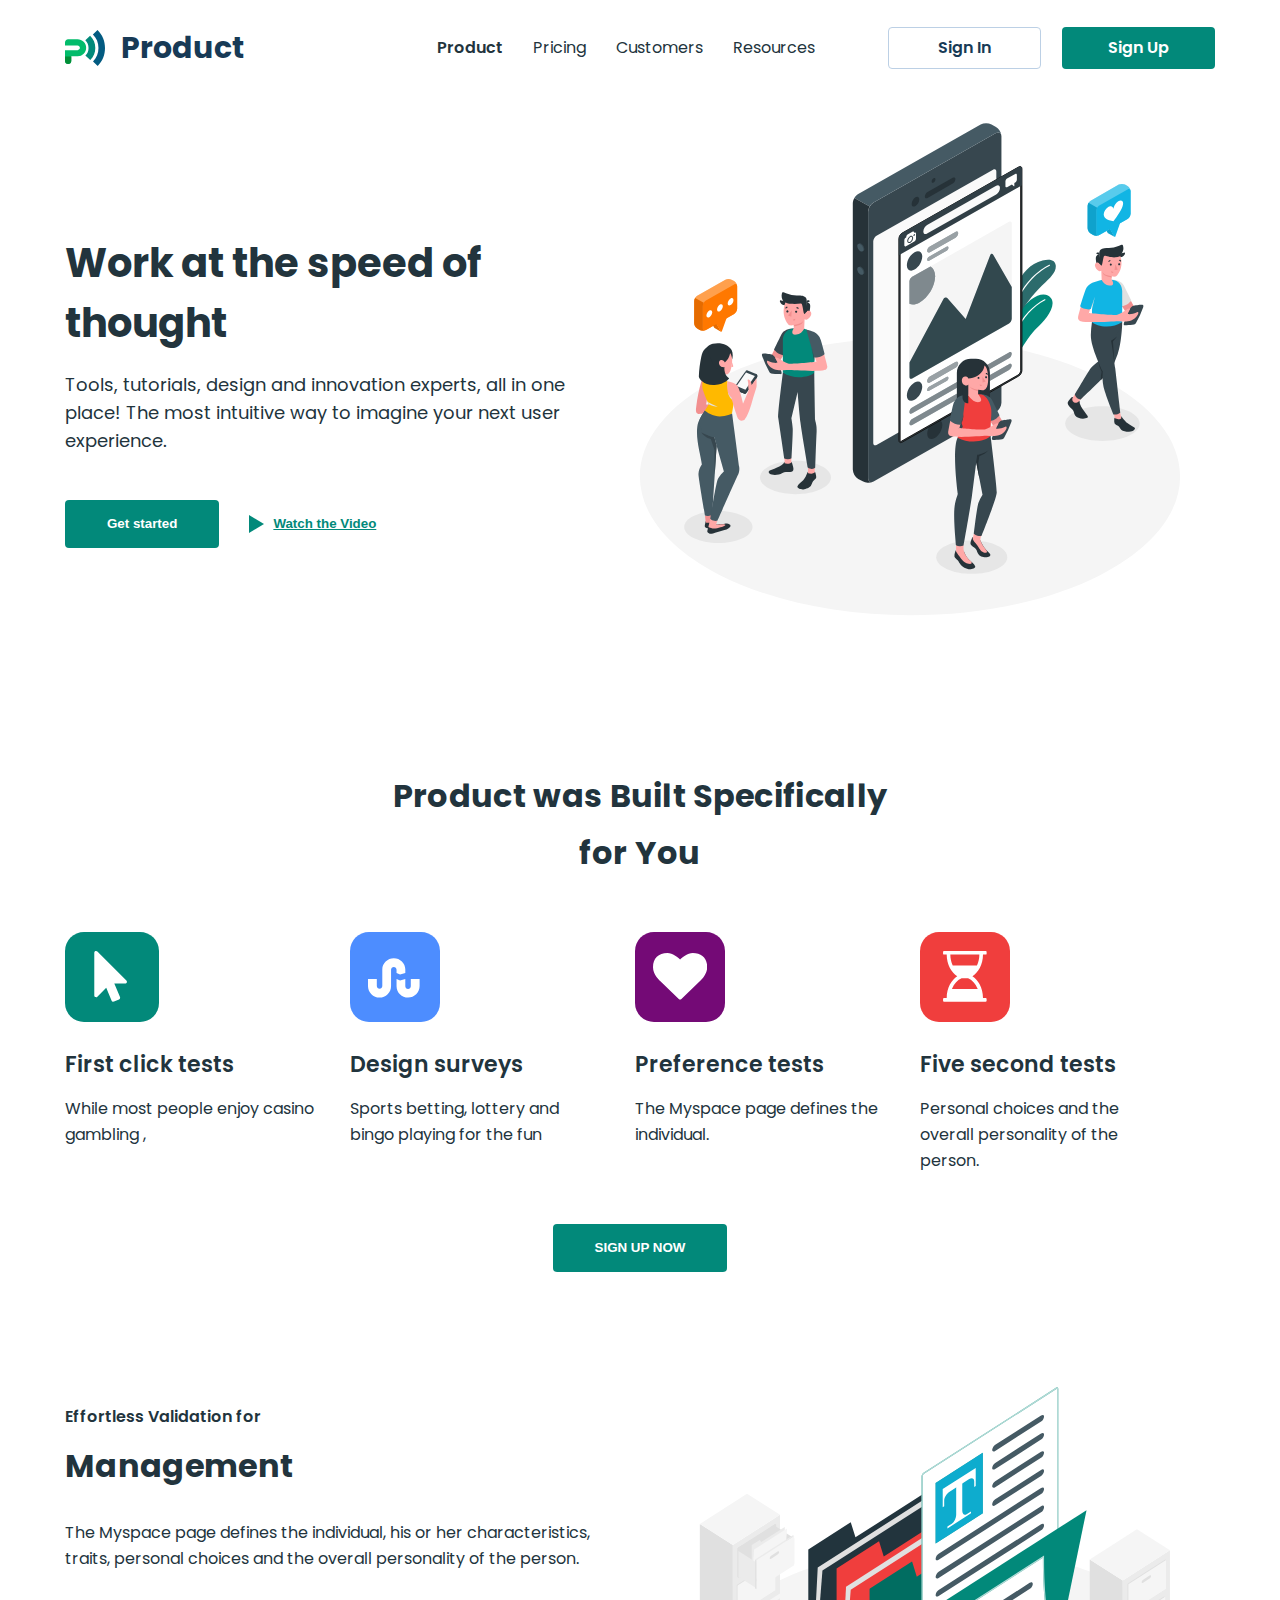
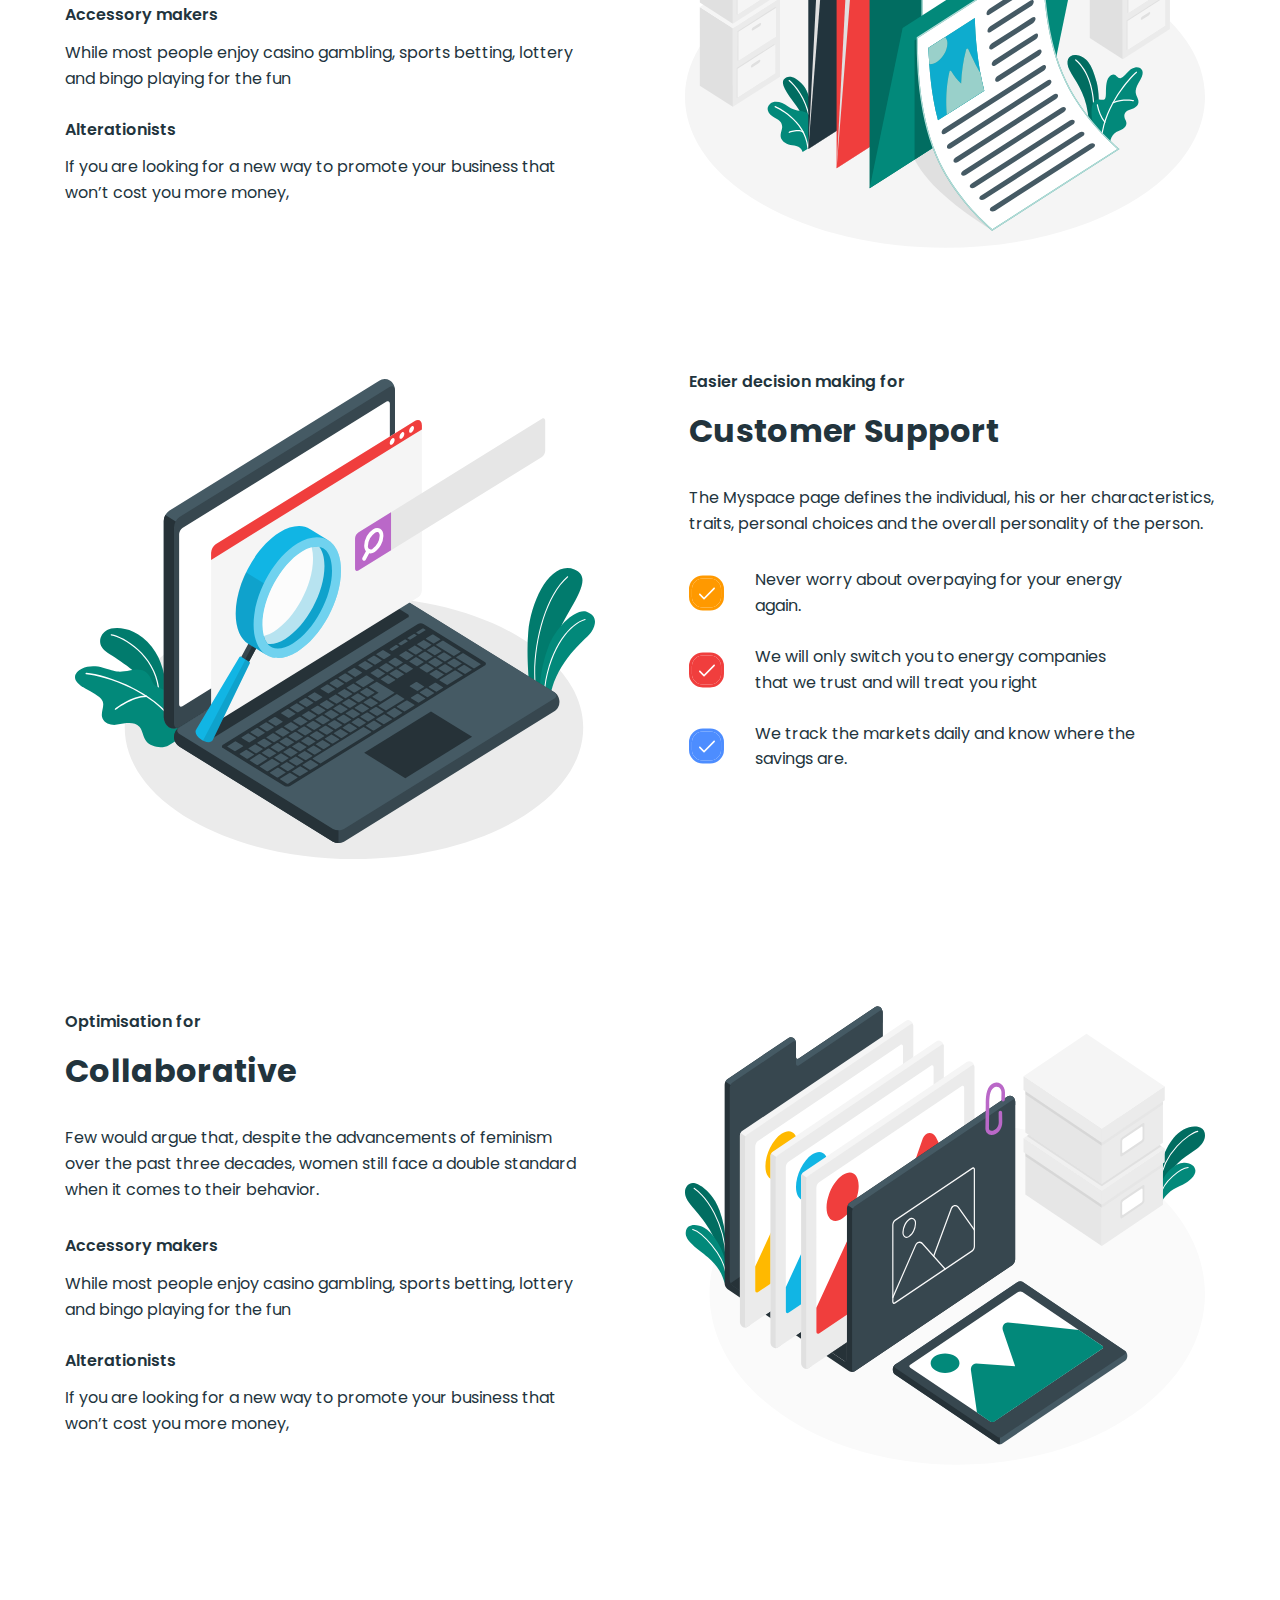
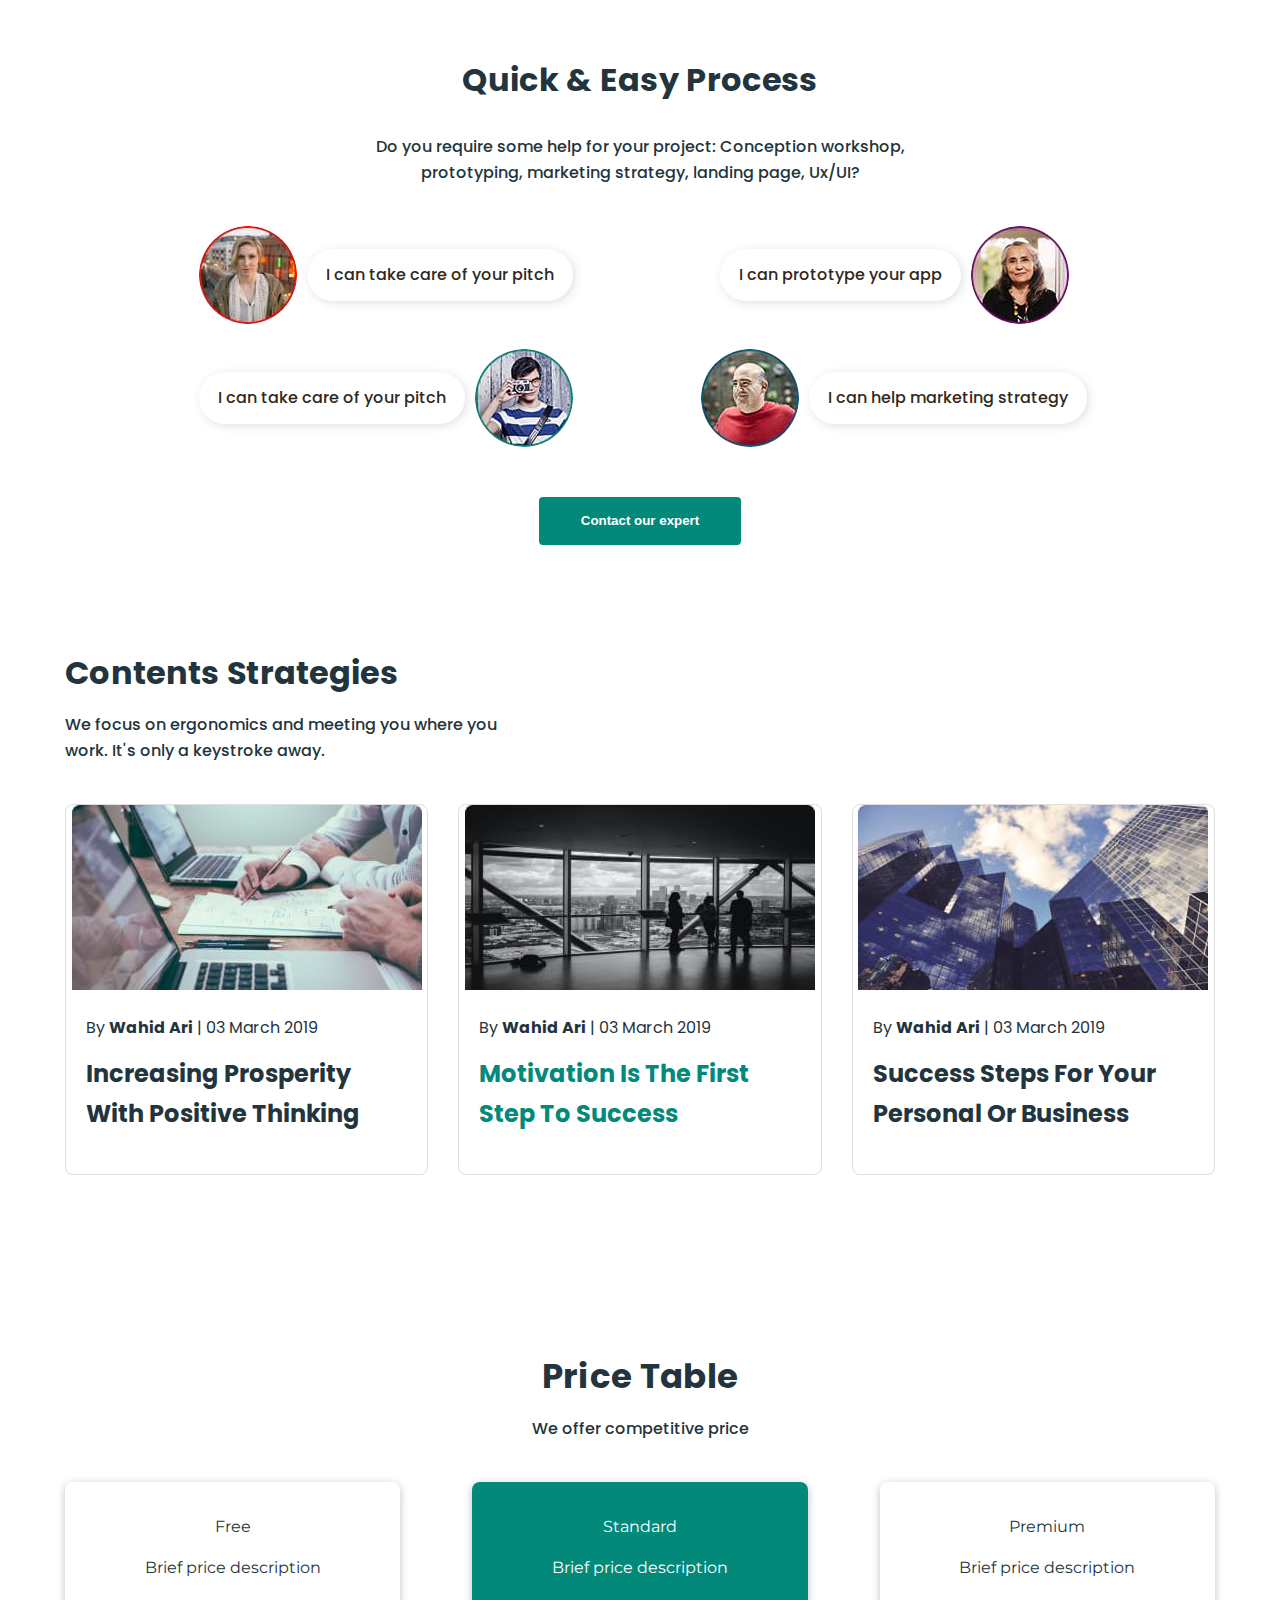
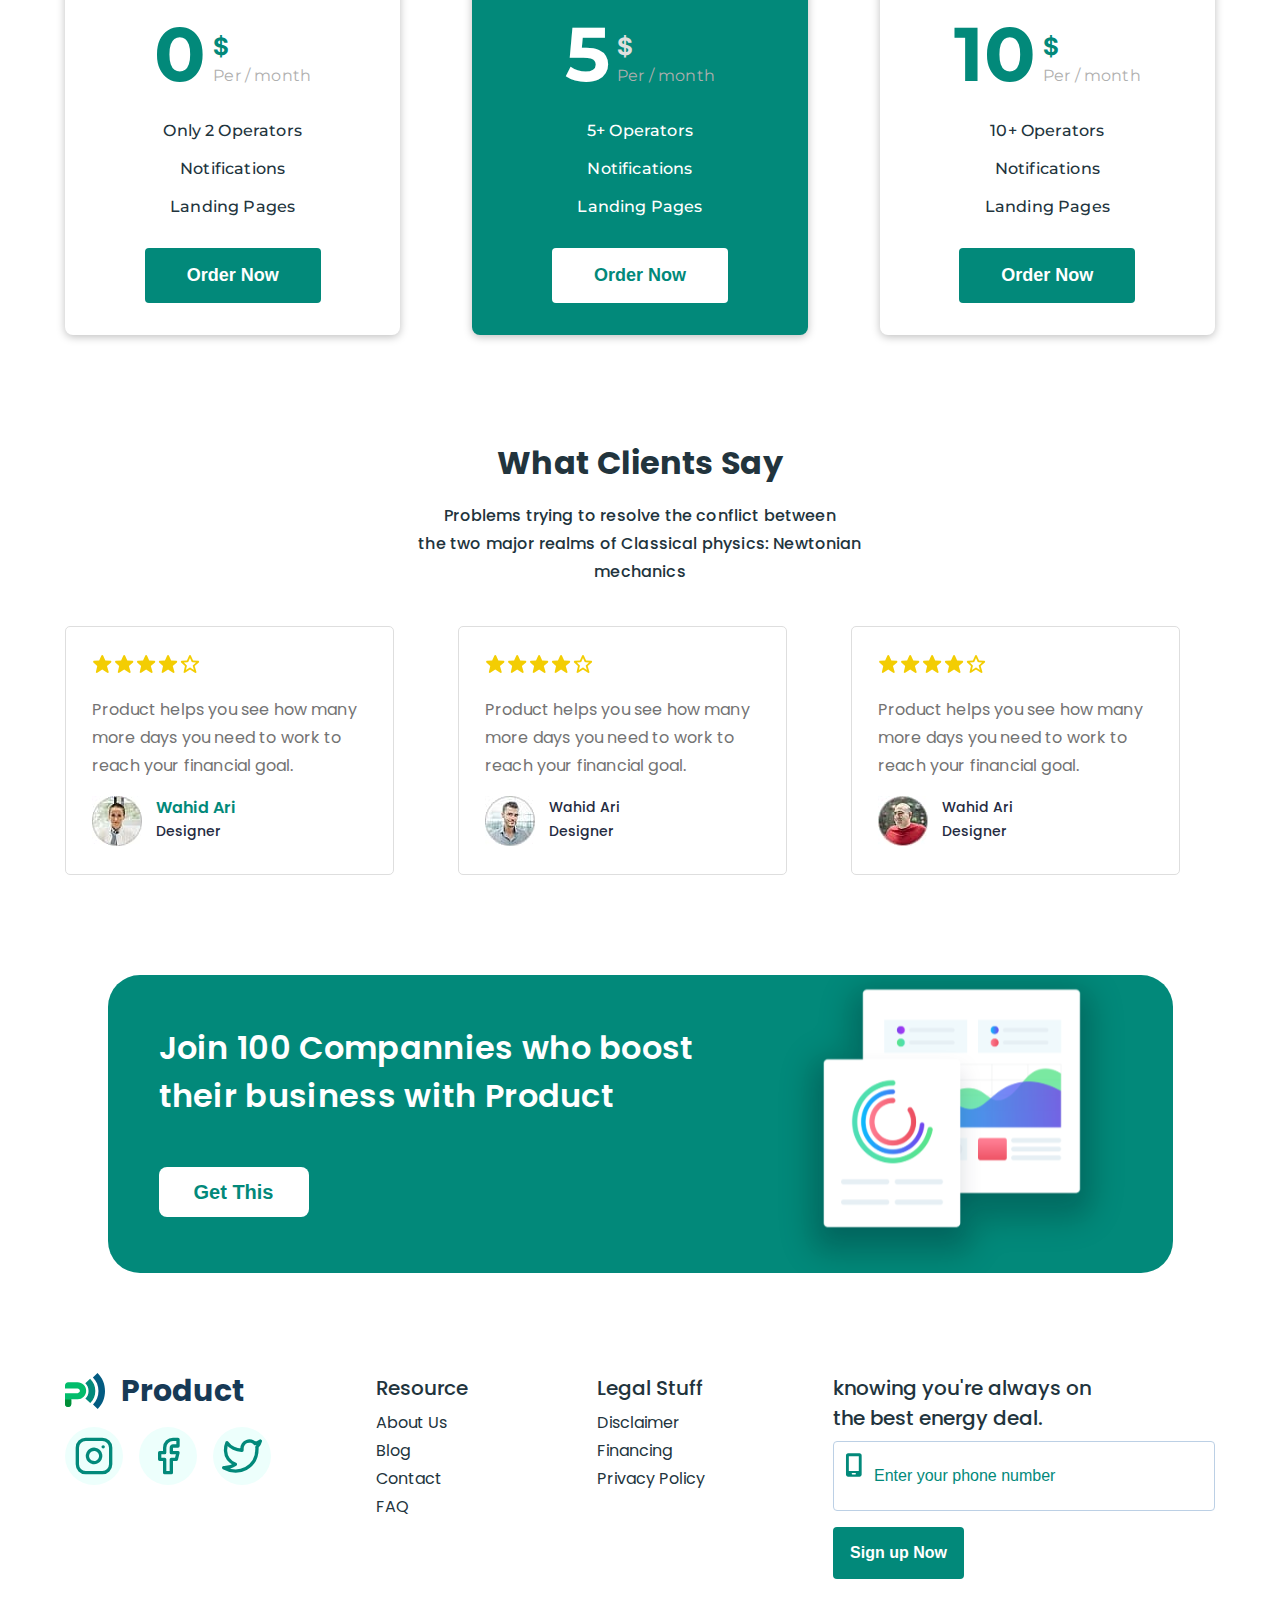
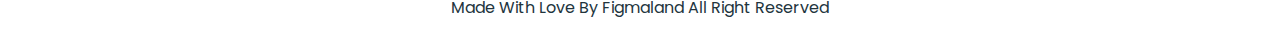
<file: index.html>
<!DOCTYPE html>
<html lang="en">

<head>
  <meta charset="UTF-8" />
  <meta name="viewport" content="width=device-width, initial-scale=1.0" />
  <title>Business promotion - Product</title>

  <link rel="preconnect" href="https://fonts.googleapis.com" />
  <link rel="preconnect" href="https://fonts.gstatic.com" crossorigin />
  <link
    href="https://fonts.googleapis.com/css2?family=Inter:opsz,wght@14..32,100..900&family=Montserrat:wght@100..900&family=Poppins:wght@100;200;300;400;500;600;700;800;900&display=swap"
    rel="stylesheet" />

  <link rel="stylesheet" href="https://cdnjs.cloudflare.com/ajax/libs/modern-normalize/3.0.1/modern-normalize.min.css"
    integrity="sha512-q6WgHqiHlKyOqslT/lgBgodhd03Wp4BEqKeW6nNtlOY4quzyG3VoQKFrieaCeSnuVseNKRGpGeDU3qPmabCANg=="
    crossorigin="anonymous" referrerpolicy="no-referrer" />

  <link rel="stylesheet" href="./css/styles.css" />
</head>

<body>
  <!-- #region header -->
  <header class="page-header">
    <div class="container header-container">
      <nav class="header-nav">
        <a class="logo header-logo" href="./index.html"><img src="./image/header/logo.svg" width="40" height="36"
            alt="Logotype" />Product</a>
        <ul class="header-nav-list">
          <li class="header-nav-item">
            <a class="header-nav-link current" href="./index.html">Product</a>
          </li>
          <li class="header-nav-item">
            <a class="header-nav-link" href="./pricing.html">Pricing</a>
          </li>
          <li class="header-nav-item">
            <a class="header-nav-link" href="./customers.html">Customers</a>
          </li>
          <li class="header-nav-item">
            <a class="header-nav-link" href="">Resources</a>
          </li>
        </ul>
      </nav>
      <ul class="auth-list">
        <li class="auth-item"><a class="auth-link" href="">Sign In</a></li>
        <li class="auth-item">
          <a class="auth-link auth-link-dark" href="">Sign Up</a>
        </li>
      </ul>
    </div>
  </header>
  <!-- #endregion header -->
  <main>
    <!--#region hero-->
    <section class="hero-section">
      <div class="container hero-container">
        <div class="hero-content">
          <h1 class="hero-title">Work at the speed of thought</h1>
          <p class="hero-subtitle">
            Tools, tutorials, design and innovation experts, all in one place!
            The most intuitive way to imagine your next user experience.
          </p>

          <div class="hero-wrp-buttons">
            <button class="button" type="button">Get started</button>
            <button class="hero-btn" type="button">
              <span class="hero-btn-icon"></span>Watch the Video
            </button>
          </div>
        </div>
        <img src="./image/main/hero-img.svg" width="610" height="555" alt="people" />
      </div>
    </section>
    <!-- #endregion Hero-->
    <!--#region product-->
    <section class="product-section">
      <div class="container product-container">
        <h2>Product was Built Specifically for You</h2>
        <ul>
          <li>
            <div class="cursor-conteiner">
              <svg class="color cursor" width="11" height="18">
                <use href="./image/sprite/icons.svg#icon-cursor"></use>
              </svg>
            </div>
            <h3>First click tests</h3>
            <p>While most people enjoy casino gambling ,</p>
          </li>
          <li>
            <div class="cursor-conteiner">
              <svg class="color figa" width="18" height="18 ">
                <use href="./image/sprite/icons.svg#icon-figa"></use>
              </svg>
            </div>
            <h3>Design surveys</h3>
            <p>Sports betting, lottery and bingo playing for the fun</p>
          </li>
          <li>
            <div class="cursor-conteiner">
              <svg class="color heart" width="16" height="18">
                <use href="./image/sprite/icons.svg#icon-heart"></use>
              </svg>
            </div>
            <h3>Preference tests</h3>
            <p>The Myspace page defines the individual.</p>
          </li>
          <li>
            <div class="cursor-conteiner">
              <svg class="color load" width="14" height="18">
                <use href="./image/sprite/icons.svg#icon-load"></use>
              </svg>
            </div>
            <h3>Five second tests</h3>
            <p>Personal choices and the overall personality of the person.</p>
          </li>
        </ul>
        <button class="button button-hero" type="button">SIGN UP NOW</button>
      </div>
    </section>
    <!-- #endregion product-built-->
    <!--#region Feature-->
    <section class="feature-section">
      <div class="container feature-container">
        <h2 class="visually-hidden">Our features</h2>
        <ul>
          <li class="management-container">
            <div class="feature">
              <h4 class="feature-title-valid">Effortless Validation for</h4>
              <h2 class="feature-title-manage">Management</h2>
              <p class="feature-space">
                The Myspace page defines the individual, his or her
                characteristics, traits, personal choices and the overall
                personality of the person.
              </p>

              <ul>
                <li>
                  <h4 class="feature-title">Accessory makers</h4>
                  <p class="feature-text">
                    While most people enjoy casino gambling, sports betting,
                    lottery and bingo playing for the fun
                  </p>
                </li>
                <li>
                  <h4 class="feature-title">Alterationists</h4>
                  <p class="feature-text">
                    If you are looking for a new way to promote your business
                    that won’t cost you more money,
                  </p>
                </li>
              </ul>
            </div>

            <img src="./image/main/management-img.svg" width="540" alt="management" />
          </li>

          <li class="customers-conteiner">
            <div class="custumers">
              <h4 class="feature-title-valid">Easier decision making for</h4>
              <h2 class="feature-title-manage">Customer Support</h2>
              <p class="feature-space">
                The Myspace page defines the individual, his or her
                characteristics, traits, personal choices and the overall
                personality of the person.
              </p>

              <ul>
                <li>
                  <svg width="35" height="35">
                    <use href="./image/sprite/icons.svg#icon-yellow-ok"></use>
                  </svg>
                  <p>Never worry about overpaying for your energy again.</p>
                </li>

                <li>
                  <svg width="35" height="35">
                    <use href="./image/sprite/icons.svg#icon-red-ok"></use>
                  </svg>
                  <p>
                    We will only switch you to energy companies that we trust
                    and will treat you right
                  </p>
                </li>

                <li>
                  <svg width="35" height="35">
                    <use href="./image/sprite/icons.svg#icon-blue-ok"></use>
                  </svg>
                  <p>
                    We track the markets daily and know where the savings are.
                  </p>
                </li>
              </ul>
            </div>
            <img src="./image/main/support-img.svg" width="540" height="500" alt="support" />
          </li>

          <li class="management-container">
            <div class="feature">
              <h4 class="feature-title-valid">Optimisation for</h4>
              <h2 class="feature-title-manage">Collaborative</h2>
              <p class="feature-space">
                Few would argue that, despite the advancements of feminism
                over the past three decades, women still face a double
                standard when it comes to their behavior.
              </p>

              <ul>
                <li class="accessory-container">
                  <h4 class="feature-title">Accessory makers</h4>
                  <p class="feature-text">
                    While most people enjoy casino gambling, sports betting,
                    lottery and bingo playing for the fun
                  </p>
                </li>

                <li class="alterationists-container">
                  <h4 class="feature-title">Alterationists</h4>
                  <p class="feature-text">
                    If you are looking for a new way to promote your business
                    that won’t cost you more money,
                  </p>
                </li>
              </ul>
            </div>

            <img src="./image/main/collaboration-img.svg" width="540" height="500" alt="collaboration" />
          </li>
        </ul>
      </div>
    </section>
    <!-- #endregion Feature-->
    <!--#region staff -->
    <section class="staff-section">
      <div class="container staff-conteiner">
        <h2 class="staff-title">Quick & Easy Process</h2>
        <p class="staff-text">
          Do you require some help for your project: Conception workshop,
          prototyping, marketing strategy, landing page, Ux/UI?
        </p>

        <ul class="staff-list">
          <li class="staff-list-li">
            <img src="./image/main/staff/avatar-gerl.jpg" alt="avatar-gerl" width="98" height="98" />
            <p>I can take care of your pitch</p>
          </li>
          <li class="staff-list-li">
            <p>I can prototype your app</p>
            <img src="./image/main/staff/avatar-old-woman.jpg" alt="avatar-old-woman" width="98" height="98" />
          </li>

          <li class="staff-list-li">
            <p>I can take care of your pitch</p>
            <img src="./image/main/staff/avatar-boy.jpg" alt="avatar-boy" width="98" height="98" />
          </li>
          <li class="staff-list-li">
            <img src="./image/main/staff/avatar-men.jpg" alt="avatar-men" width="98" height="98" />
            <p>I can help marketing strategy</p>
          </li>
        </ul>
        <button class="button staff-button" type="button">
          Contact our expert
        </button>
      </div>
    </section>
    <!--#endregion staff -->
    <!--#region strategies -->

    <section class="strategies-section">
      <div class="container strategies-container">
        <h2 class="strategies-title">Contents Strategies</h2>
        <p class="strategies-container-p">
          We focus on ergonomics and meeting you where you work. It's only a
          keystroke away.
        </p>
        <ul class="strategies-container-ul">
          <li>
            <img src="./image/main/contents-strategies/dektop.jpg" alt="desktop" width="350" height="185" />
            <div class="strategies-container-card">
              <p>By <span>Wahid Ari</span> | 03 March 2019</p>
              <h3>Increasing Prosperity With Positive Thinking</h3>
            </div>
          </li>
          <li>
            <img src="./image/main/contents-strategies/success.jpg" alt="success" width="350" height="185" />
            <div class="strategies-container-card">
              <p>By <span>Wahid Ari</span> | 03 March 2019</p>
              <h3 class="h-green">Motivation Is The First Step To Success</h3>
            </div>
          </li>
          <li>
            <img src="./image/main/contents-strategies/business.jpg" alt="business" width="350" height="185" />
            <div class="strategies-container-card">
              <p>By <span>Wahid Ari</span> | 03 March 2019</p>
              <h3>Success Steps For Your Personal Or Business</h3>
            </div>
          </li>
        </ul>
      </div>
    </section>
    <!--#endregion strategies -->
    <!--#region Price -->

    <section class="price-section">
      <div class="container price-container">
        <h2 class="price-title">Price Table</h2>
        <p class="price-text">We offer competitive price</p>
        <ul class="price-list">
          <li class="price-item">
            <p class="price-item-title">Free</p>
            <p class="price-item-text">Brief price description</p>
            <div class="pricing-card">
              <span class="price">0<span class="currency">$</span></span>
              <span class="per-month">Per / month</span>
            </div>

            <ul class="price-option">
              <li>Only 2 Operators</li>
              <li>Notifications</li>
              <li>Landing Pages</li>
            </ul>

            <button class="button price-button" type="button">
              Order Now
            </button>
          </li>

          <li class="price-item green-item">
            <p class="price-item-title">Standard</p>
            <p class="price-item-text">Brief price description</p>
            <div class="pricing-card">
              <span class="price price-green">5<span class="currency price-white">$</span></span>
              <span class="per-month">Per / month</span>
            </div>
            <ul class="price-option">
              <li>5+ Operators</li>
              <li>Notifications</li>
              <li>Landing Pages</li>
            </ul>

            <button class="button price-button white-button">
              Order Now
            </button>
          </li>

          <li class="price-item">
            <p class="price-item-title">Premium</p>
            <p class="price-item-text">Brief price description</p>
            <div class="pricing-card">
              <span class="price">10<span class="currency">$</span></span>
              <span class="per-month">Per / month</span>
            </div>

            <ul class="price-option">
              <li>10+ Operators</li>
              <li>Notifications</li>
              <li>Landing Pages</li>
            </ul>

            <button class="button price-button">Order Now</button>
          </li>
        </ul>
      </div>
    </section>
    <!-- #endregion Price -->
    <!--#region feedback -->
    <section class="feedback-section">
      <div class="container feedback-container">
        <h2 class="feedback-title">What Clients Say</h2>
        <p class="feedback-text">
          Problems trying to resolve the conflict between <br />
          the two major realms of Classical physics: Newtonian mechanics
        </p>
        <div class="feedback-conteiner-card">
          <div class="feedback-card">
            <div class="feedback-stars">
              <svg class="" width="108" height="18">
                <use href="./image/sprite/icons.svg#icon-stars"></use>
              </svg>
              <p class="feedback-stars-text">
                Product helps you see how many more days you need to work to
                reach your financial goal.
              </p>
            </div>
            <div class="feedback-designer">
              <img src="./image/main/feedback/woman.jpg" alt="woman" width="50" />
              <div>
                <h4>Wahid Ari</h4>
                <p>Designer</p>
              </div>
            </div>
          </div>
          <div class="feedback-card">
            <div class="feedback-stars">
              <svg width="108" height="18">
                <use href="./image/sprite/icons.svg#icon-stars"></use>
              </svg>

              <p class="feedback-stars-text">
                Product helps you see how many more days you need to work to
                reach your financial goal.
              </p>
            </div>
            <div class="feedback-designer">
              <img src="./image/main/feedback/man.jpg" alt="man" width="50" />
              <div>
                <p>Wahid Ari</p>
                <p>Designer</p>
              </div>
            </div>
          </div>
          <div class="feedback-card">
            <div class="feedback-stars">
              <svg width="108" height="18">
                <use href="./image/sprite/icons.svg#icon-stars"></use>
              </svg>
              <p class="feedback-stars-text">
                Product helps you see how many more days you need to work to
                reach your financial goal.
              </p>
            </div>
            <div class="feedback-designer">
              <img src="./image/main/feedback/old-man.jpg" alt="old-man" width="50" />
              <div>
                <p>Wahid Ari</p>
                <p>Designer</p>
              </div>
            </div>
          </div>
        </div>
      </div>
    </section>
    <!-- #endregion feedback-->
    <!--#region promo -->
    <section class="section-promo">
      <div class="container promo-container">
        <div class="title-conteiner">
          <h2 class="promo-title">
            Join 100 Compannies who boost their business with Product
          </h2>
          <button class="button promo-button" type="button">Get This</button>
        </div>
        <img src="./image/main/promo/screen.svg" alt="screen" width="351" height="331" />
      </div>
    </section>
    <!--#endregion promo -->
  </main>
  <!-- #region footer -->
  <footer class="footer">
    <div class="container footer-container">
      <div class="footer-logo-container">
        <a class="logo" href="./index.html"><img src="./image/header/logo.svg" alt="logo" width="40"
            height="36" />Product
        </a>
        <ul class="footer-icon-list">
          <li>
            <a class="footer-icon" href="instagram.com" target="_blank" rel="nofollow noopener noreferrer"><svg
                width="40" height="40">
                <use href="./image/sprite/icons.svg#icon-instagram-footer"></use>
              </svg>
            </a>
          </li>
          <li>
            <a class="footer-icon" href="facebook.com" target="_blank" rel="nofollow noopener noreferrer"><svg
                width="40" height="40">
                <use href="./image/sprite/icons.svg#icon-facebook-footer"></use>
              </svg>
            </a>
          </li>
          <li>
            <a class="footer-icon" href="twitter.com" target="_blank" rel="nofollow noopener noreferrer"><svg width="40"
                height="40">
                <use href="./image/sprite/icons.svg#icon-twitter-ok"></use>
              </svg>
            </a>
          </li>
        </ul>
      </div>
      <nav class="footer-nav">
        <div class="footer-resource">
          <p class="footer-resource-p">Resource</p>
          <ul class="footer-resource-list">
            <li><a href="">About Us</a></li>
            <li><a href="">Blog</a></li>
            <li><a href="">Contact</a></li>
            <li><a href="">FAQ</a></li>
          </ul>
        </div>
        <div class="footer-resource">
          <p class="footer-resource-p">Legal Stuff</p>
          <ul class="footer-resource-list legal">
            <li><a href="">Disclaimer</a></li>
            <li><a href="">Financing</a></li>
            <li><a href="">Privacy Policy</a></li>
          </ul>
        </div>
      </nav>
      <div class="footer-conteiner-input">
        <p class="footer-resource-p">
          knowing you're always on the best energy deal.
        </p>
        <form class="footer-form">
          <div class="input-container">
            <svg class="input-icon" width="18" height="28">
              <use href="./image/sprite/icons.svg#icon-form-mobile"></use>
            </svg>
            <input type="text" placeholder="Enter your phone number" />
            <button class="button footer-button" type="submit">
              Sign up Now
            </button>
          </div>
        </form>
      </div>
    </div>
  </footer>
  <p class="figmaland">Made With Love By Figmaland All Right Reserved</p>
</body>

</html>
</file>
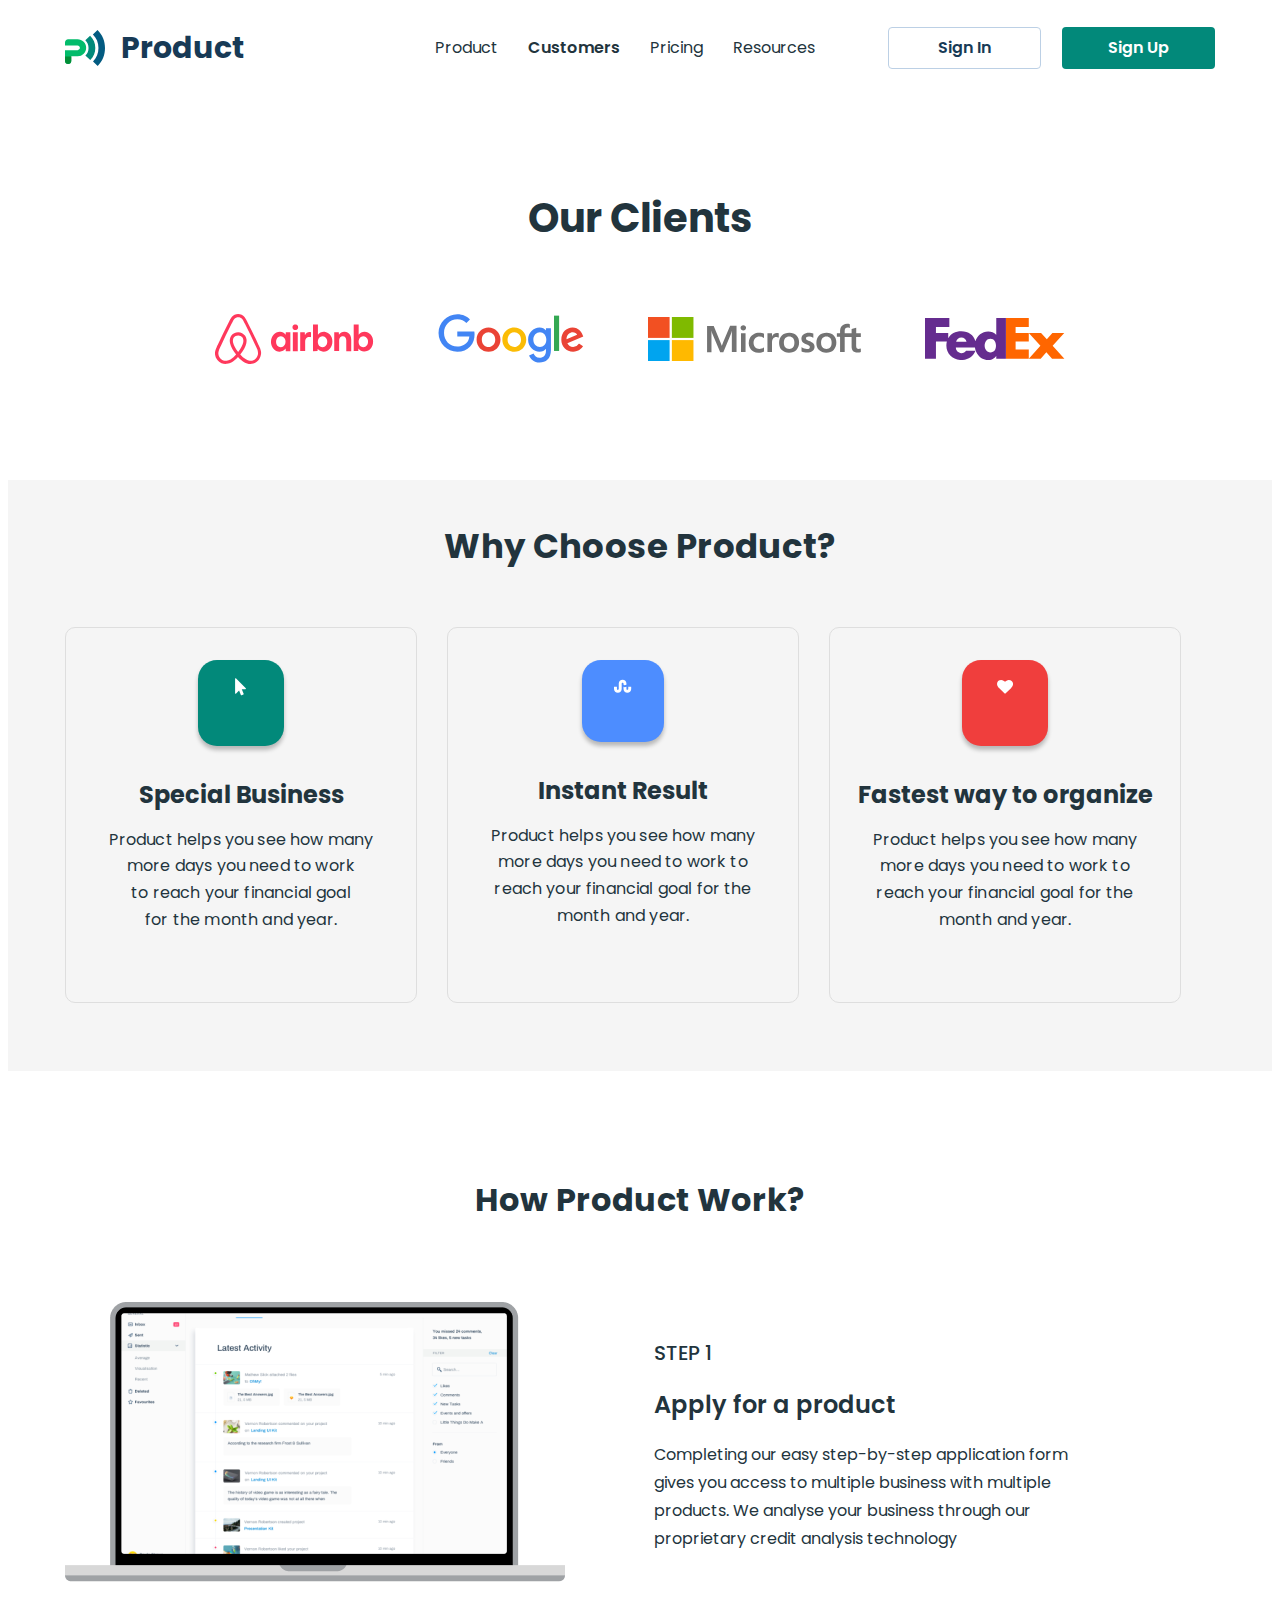
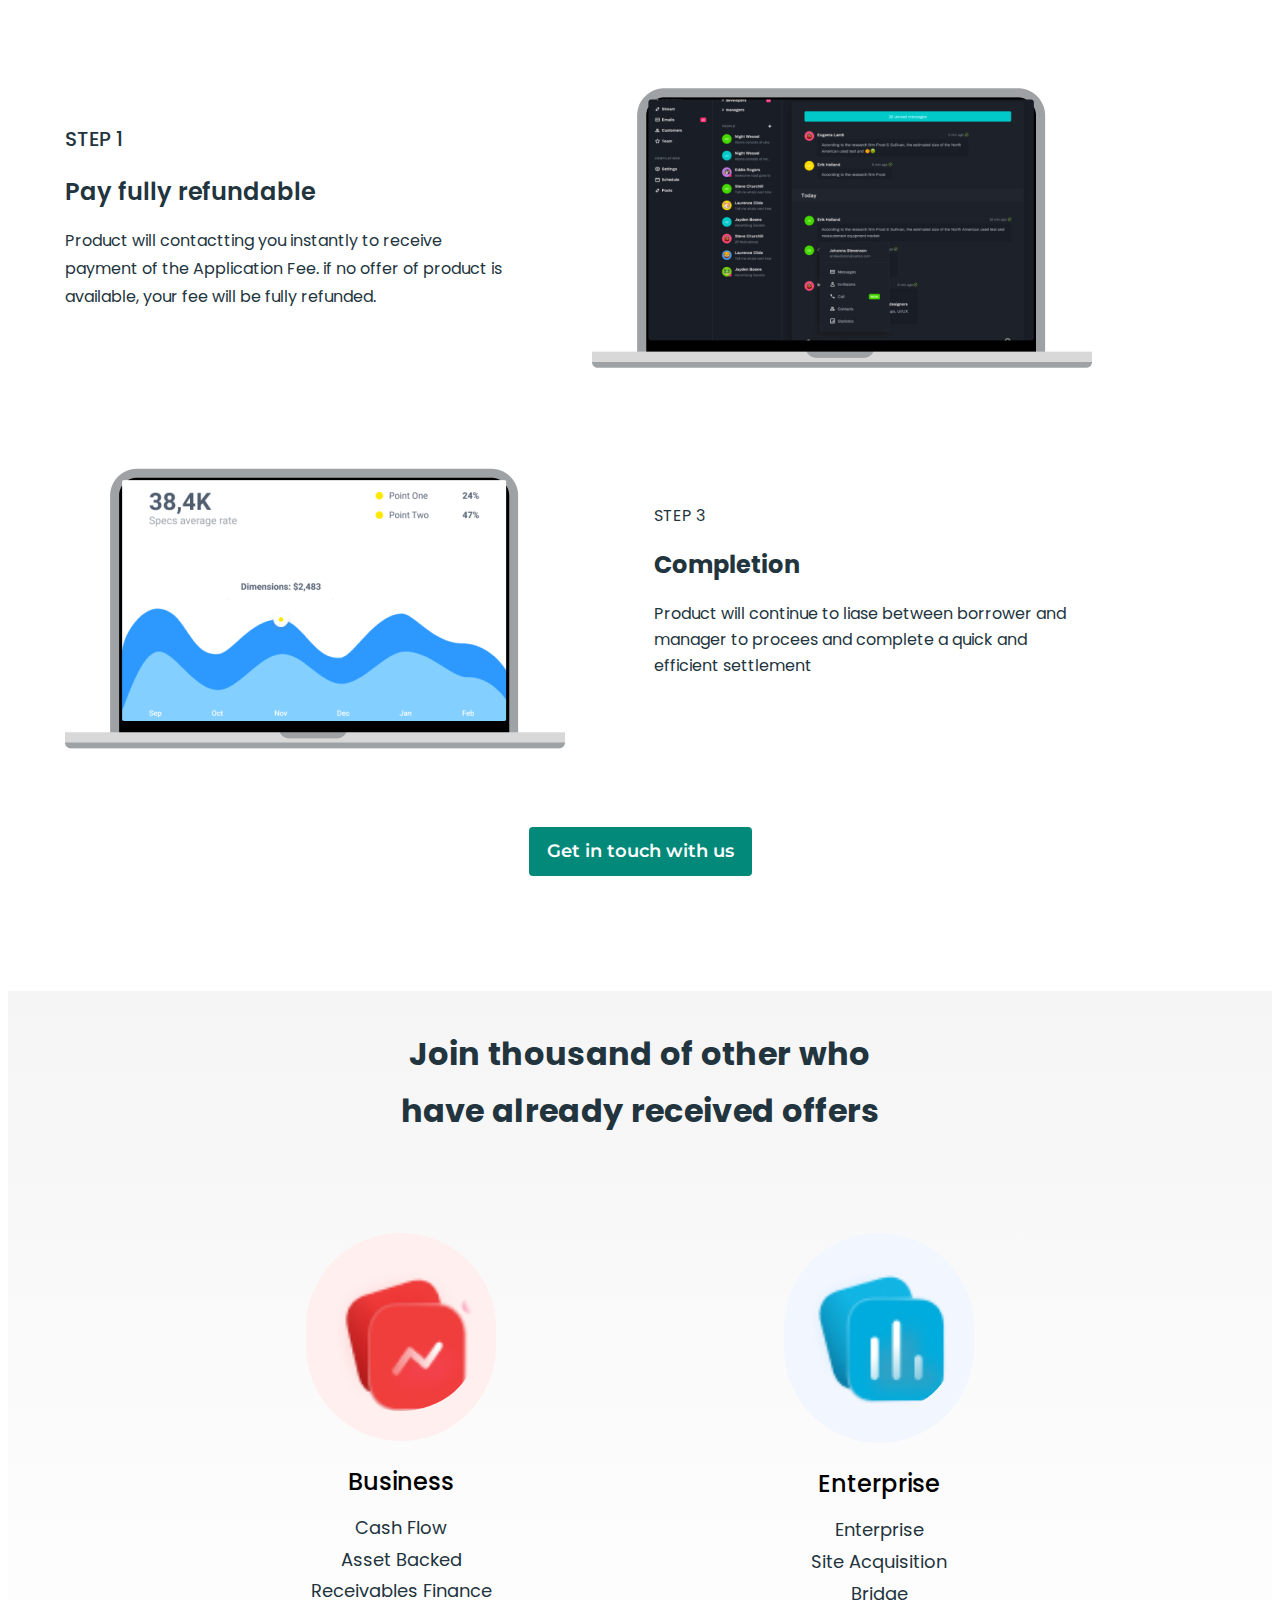
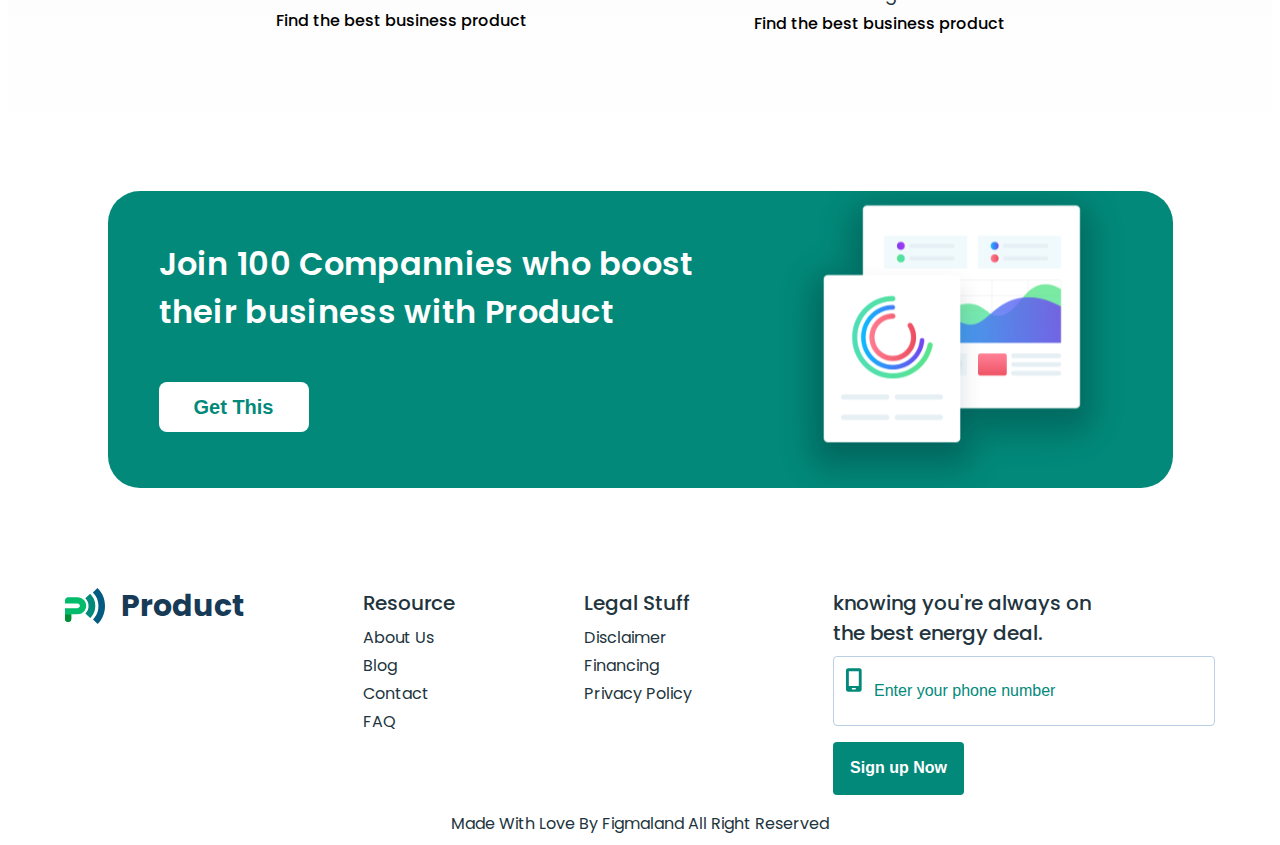
<file: customers.html>
<!DOCTYPE html>
<html lang="en">
  <head>
    <meta charset="UTF-8" />
    <meta name="viewport" content="width=device-width, initial-scale=1.0" />
    <title>Business promotion - Product</title>

    <link rel="preconnect" href="https://fonts.googleapis.com" />
    <link rel="preconnect" href="https://fonts.gstatic.com" crossorigin />
    <link
      href="https://fonts.googleapis.com/css2?family=Inter:opsz,wght@14..32,100..900&family=Montserrat:wght@100..900&family=Poppins:wght@100;200;300;400;500;600;700;800;900&display=swap"
      rel="stylesheet"
    />

    <link
      rel="stylesheet"
      href="https://cdnjs.cloudflare.com/ajax/libs/modern-normalize/3.0.1/modern-normalize.min.css"
      integrity="sha512-q6WgHqiHlKyOqslT/lgBgodhd03Wp4BEqKeW6nNtlOY4quzyG3VoQKFrieaCeSnuVseNKRGpGeDU3qPmabCANg=="
      crossorigin="anonymous"
      referrerpolicy="no-referrer"
    />

    <link rel="stylesheet" href="./css/styles.css" />
  </head>
  <body>
    <!-- #region header -->
    <header class="page-header">
      <div class="container header-container">
        <nav class="header-nav">
          <a class="logo header-logo" href="./index.html"
            ><img
              src="./image/header/logo.svg"
              width="40"
              height="36"
              alt="Logotype"
            />Product</a
          >
          <ul class="header-nav-list">
            <li class="header-nav-item">
              <a class="header-nav-link" href="./index.html">Product</a>
            </li>
            <li class="header-nav-item">
              <a class="header-nav-link current" href="./customers.html"
                >Customers</a
              >
            </li>
            <li class="header-nav-item">
              <a class="header-nav-link" href="./pricing.html">Pricing</a>
            </li>

            <li class="header-nav-item">
              <a class="header-nav-link" href="">Resources</a>
            </li>
          </ul>
        </nav>
        <ul class="auth-list">
          <li class="auth-item"><a class="auth-link" href="">Sign In</a></li>
          <li class="auth-item">
            <a class="auth-link auth-link-dark" href="">Sign Up</a>
          </li>
        </ul>
      </div>
    </header>
    <main>
      <!-- #region clients -->
      <section class="clients-section">
        <div class="container clients-container">
          <h1 class="clients-title">Our Clients</h1>
          <ul class="clients-list">
            <li>
              <svg width="159" height="50">
                <use href="./image/sprite/icons.svg#icon-airbnb"></use>
              </svg>
            </li>
            <li>
              <svg width="146" height="50">
                <use href="./image/sprite/icons.svg#icon-google"></use>
              </svg>
            </li>
            <li>
              <svg width="213" height="44">
                <use href="./image/sprite/icons.svg#icon-microsoft"></use>
              </svg>
            </li>
            <li>
              <svg width="140" height="42">
                <use href="./image/sprite/icons.svg#icon-fedex"></use>
              </svg>
            </li>
          </ul>
        </div>
      </section>
      <!-- #endregion clients -->
      <!-- #region costumers-product -->
      <section class="section costumers-product">
        <div class="container costumers-product-container">
          <h2 class="title-costumers-product">Why Choose Product?</h2>
          <ul class="list-costumers-product">
            <li>
              <div class="costumers-icon-conteiner cursor">
                <svg width="12" height="18">
                  <use href="./image/sprite/icons.svg#icon-cursor"></use>
                </svg>
              </div>
              <h3>Special Business</h3>
              <p>
                Product helps you see how many more days you need to work<br />
                to reach your financial goal<br />
                for the month and year.
              </p>
            </li>
            <li>
              <div class="costumers-icon-conteiner figab">
                <svg width="18" height="18">
                  <use href="./image/sprite/icons.svg#icon-figa"></use>
                </svg>
              </div>
              <h3>Instant Result</h3>
              <p>
                Product helps you see how many more days you need to work to
                reach your financial goal for the month and year.
              </p>
            </li>
            <li>
              <div class="costumers-icon-conteiner redheart">
                <svg width="16" height="18">
                  <use href="./image/sprite/icons.svg#icon-heart"></use>
                </svg>
              </div>
              <h3>Fastest way to organize</h3>
              <p>
                Product helps you see how many more days you need to work to
                reach your financial goal for the month and year.
              </p>
            </li>
          </ul>
        </div>
      </section>
      <!-- #endregion product -->
      <!-- #region product-work -->
      <section class="section-product-work">
        <div class="container product-work-container">
          <h2 class="title-product-work">How Product Work?</h2>
          <ul class="list-product-work">
            <li>
              <ul class="part-product-work">
                <li>
                  <img
                    src="./image/customers/product-work/mac-white.png"
                    alt="mac-white"
                    width="500"
                    height="279"
                  />
                </li>
                <li class="text-product-work">
                  <h4 class="step">STEP 1</h4>
                  <h3 class="step-title">Apply for a product</h3>
                  <p class="step-text">
                    Completing our easy step-by-step application form gives you
                    access to multiple business with multiple products. We
                    analyse your business through our proprietary credit
                    analysis technology
                  </p>
                </li>
              </ul>
            </li>
            <li>
              <ul class="part-product-work">
                <li class="text-product-work">
                  <h4 class="step">STEP 1</h4>
                  <h3 class="step-title">Pay fully refundable</h3>
                  <p class="step-text">
                    Product will contactting you instantly to receive payment of
                    the Application Fee. if no offer of product is available,
                    your fee will be fully refunded.
                  </p>
                </li>
                <li>
                  <img
                    src="./image/customers/product-work/mac-grey.png"
                    alt="mac-grey"
                    width="500"
                    height="279"
                  />
                </li>
              </ul>
            </li>
            <li>
              <ul class="part-product-work">
                <li>
                  <img
                    src="./image/customers/product-work/mac-silver.png"
                    alt="mac-silver"
                    width="500"
                    height="279"
                  />
                </li>
                <li class="text-product-work">
                  <p>STEP 3</p>
                  <h3>Completion</h3>
                  <p>
                    Product will continue to liase between borrower and manager
                    to procees and complete a quick and efficient settlement
                  </p>
                </li>
              </ul>
            </li>
          </ul>
          <button class="button product-work-button" type="button">
            Get in touch with us
          </button>
        </div>
      </section>
      <!-- #endegion product-work -->
      <!-- #region offers -->
      <section class="offers-section">
        <div class="container offers-conteiner">
          <h2>Join thousand of other who have already received offers</h2>

          <div class="offers-list-container">
            <ul>
              <li>
                <img
                  class="icon-offers"
                  width="60"
                  height="60"
                  src="./image/customers/offers/business.png"
                  alt="business-ico"
                />
              </li>
              <li><h3>Business</h3></li>
              <li>Cash Flow</li>
              <li>Asset Backed</li>
              <li>Receivables Finance</li>
              <li><p>Find the best business product</p></li>
            </ul>
            <ul>
              <li>
                <img
                  class="icon-offers blue"
                  width="61"
                  height="61"
                  src="./image/customers/offers/Enterprice.png"
                  alt="icon blue"
                />
              </li>

              <li><h3>Enterprise</h3></li>
              <li>Enterprise</li>
              <li>Site Acquisition</li>
              <li>Bridge</li>
              <li><p>Find the best business product</p></li>
            </ul>
          </div>
        </div>
      </section>
      <!-- #endregion offers -->
      <!--#region promo -->
      <section class="section-promo">
        <div class="container promo-container">
          <div class="title-conteiner">
            <h2 class="promo-title">
              Join 100 Compannies who boost their business with Product
            </h2>
            <button class="button promo-button" type="button">Get This</button>
          </div>
          <img
            src="./image/main/promo/screen.svg"
            alt="screen"
            width="351"
            height="331"
          />
        </div>
      </section>
      <!--#endregion promo -->
    </main>
    <!-- #region footer -->
    <footer class="footer">
      <div class="container footer-container">
        <div class="footer-logo-container">
          <a class="logo" href="./index.html"
            ><img
              src="./image/header/logo.svg"
              alt="logo"
              width="40"
              height="36"
            />Product
          </a>
          <ul class="footer-icon-list">
            <li>
              <a
                href="instagram.com"
                target="_blank"
                rel="nofollow noopener noreferrer"
                ><svg width="40" height="40">
                  <use
                    href="./image/sprite/icons.svg#icon-footer-instagram"
                  ></use>
                </svg>
              </a>
            </li>
            <li>
              <a
                href="facebook.com"
                target="_blank"
                rel="nofollow noopener noreferrer"
                ><svg width="40" height="40">
                  <use href="./image/sprite/icons.svg#icon-footer-fb"></use>
                </svg>
              </a>
            </li>
            <li>
              <a
                href="twitter.com"
                target="_blank"
                rel="nofollow noopener noreferrer"
                ><svg width="40" height="40">
                  <use
                    href="./image/sprite/icons.svg#icon-footer-twitter"
                  ></use>
                </svg>
              </a>
            </li>
          </ul>
        </div>
        <nav class="footer-nav">
          <div class="footer-resource">
            <p class="footer-resource-p">Resource</p>
            <ul class="footer-resource-list">
              <li><a href="">About Us</a></li>
              <li><a href="">Blog</a></li>
              <li><a href="">Contact</a></li>
              <li><a href="">FAQ</a></li>
            </ul>
          </div>
          <div class="footer-resource">
            <p class="footer-resource-p">Legal Stuff</p>
            <ul class="footer-resource-list legal">
              <li><a href="">Disclaimer</a></li>
              <li><a href="">Financing</a></li>
              <li><a href="">Privacy Policy</a></li>
            </ul>
          </div>
        </nav>
        <div class="footer-conteiner-input">
          <p class="footer-resource-p">
            knowing you're always on the best energy deal.
          </p>
          <form class="footer-form">
            <div class="input-container">
              <svg class="input-icon" width="18" height="28">
                <use href="./image/sprite/icons.svg#icon-form-mobile"></use>
              </svg>
              <input type="text" placeholder="Enter your phone number" />
              <button class="button footer-button" type="submit">
                Sign up Now
              </button>
            </div>
          </form>
        </div>
      </div>
    </footer>
    <!-- #endregion footer -->
    <p class="figmaland">Made With Love By Figmaland All Right Reserved</p>
  </body>
</html>
</file>
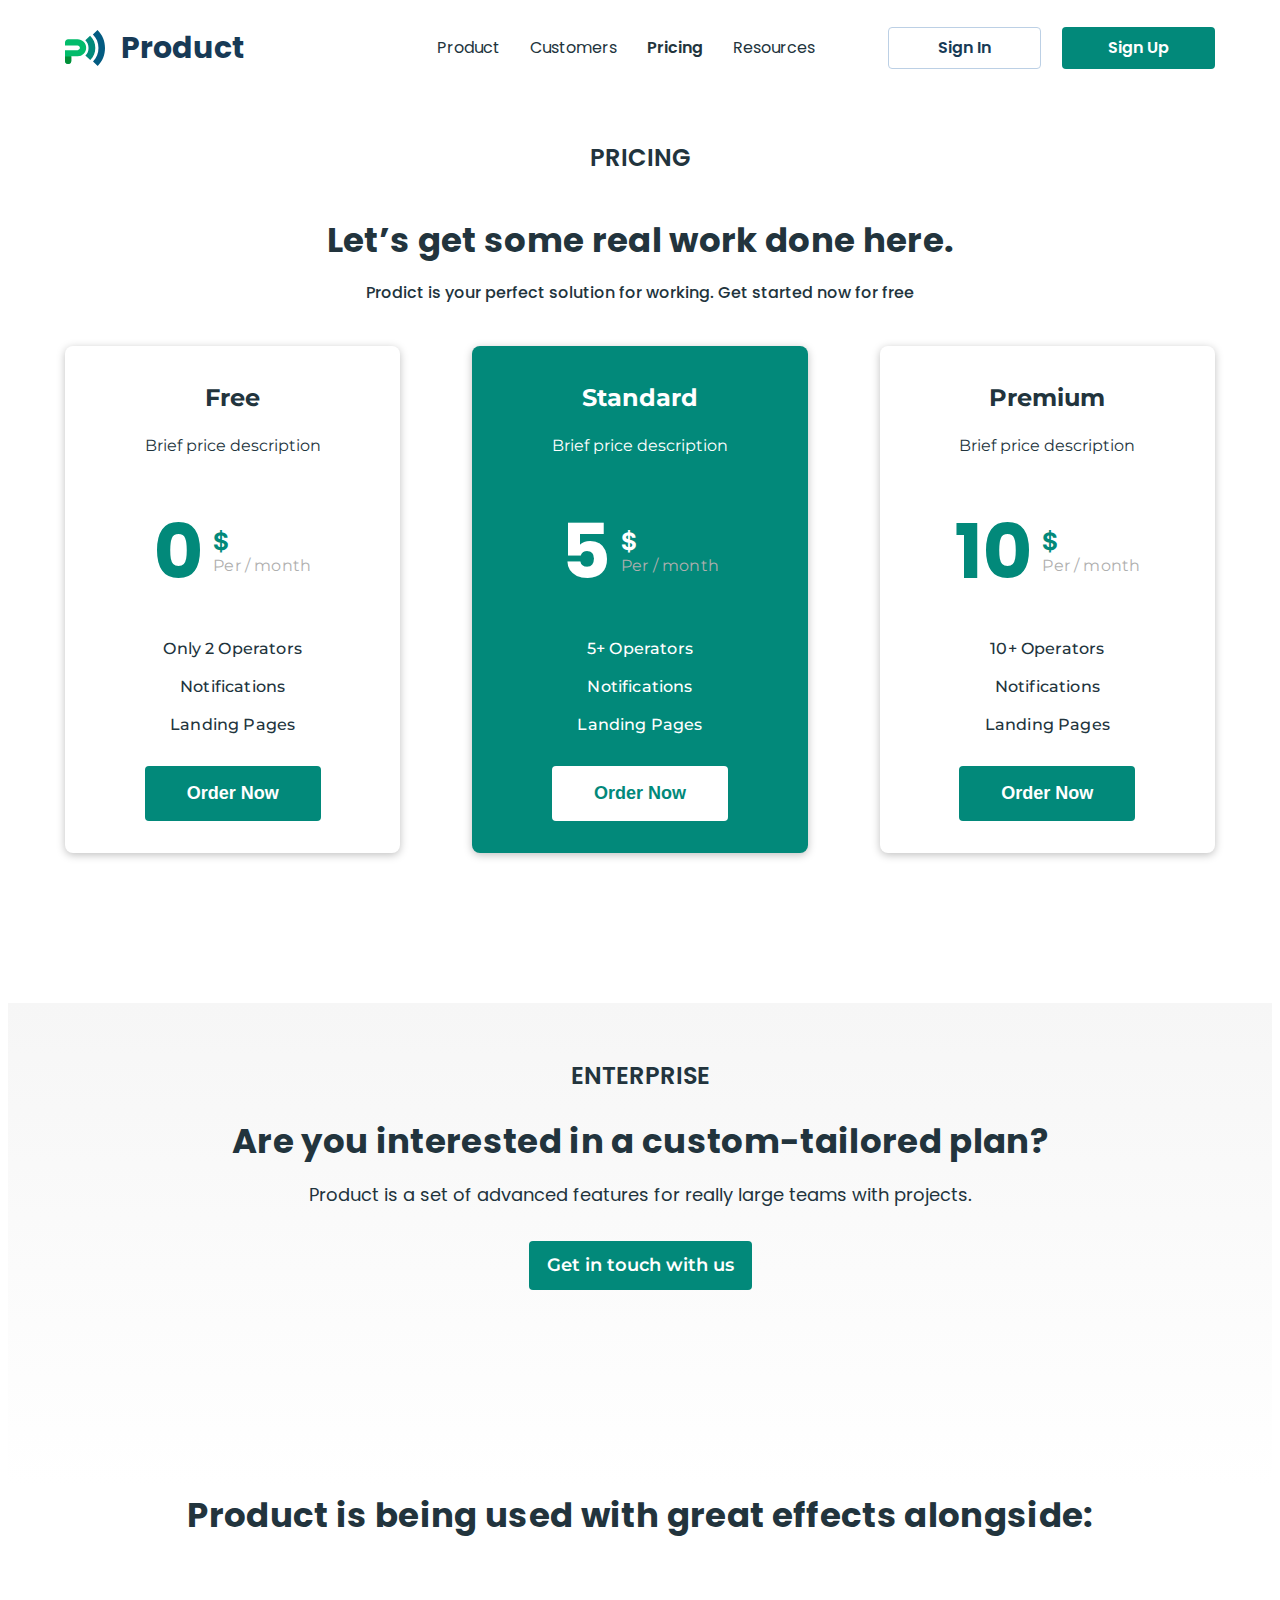
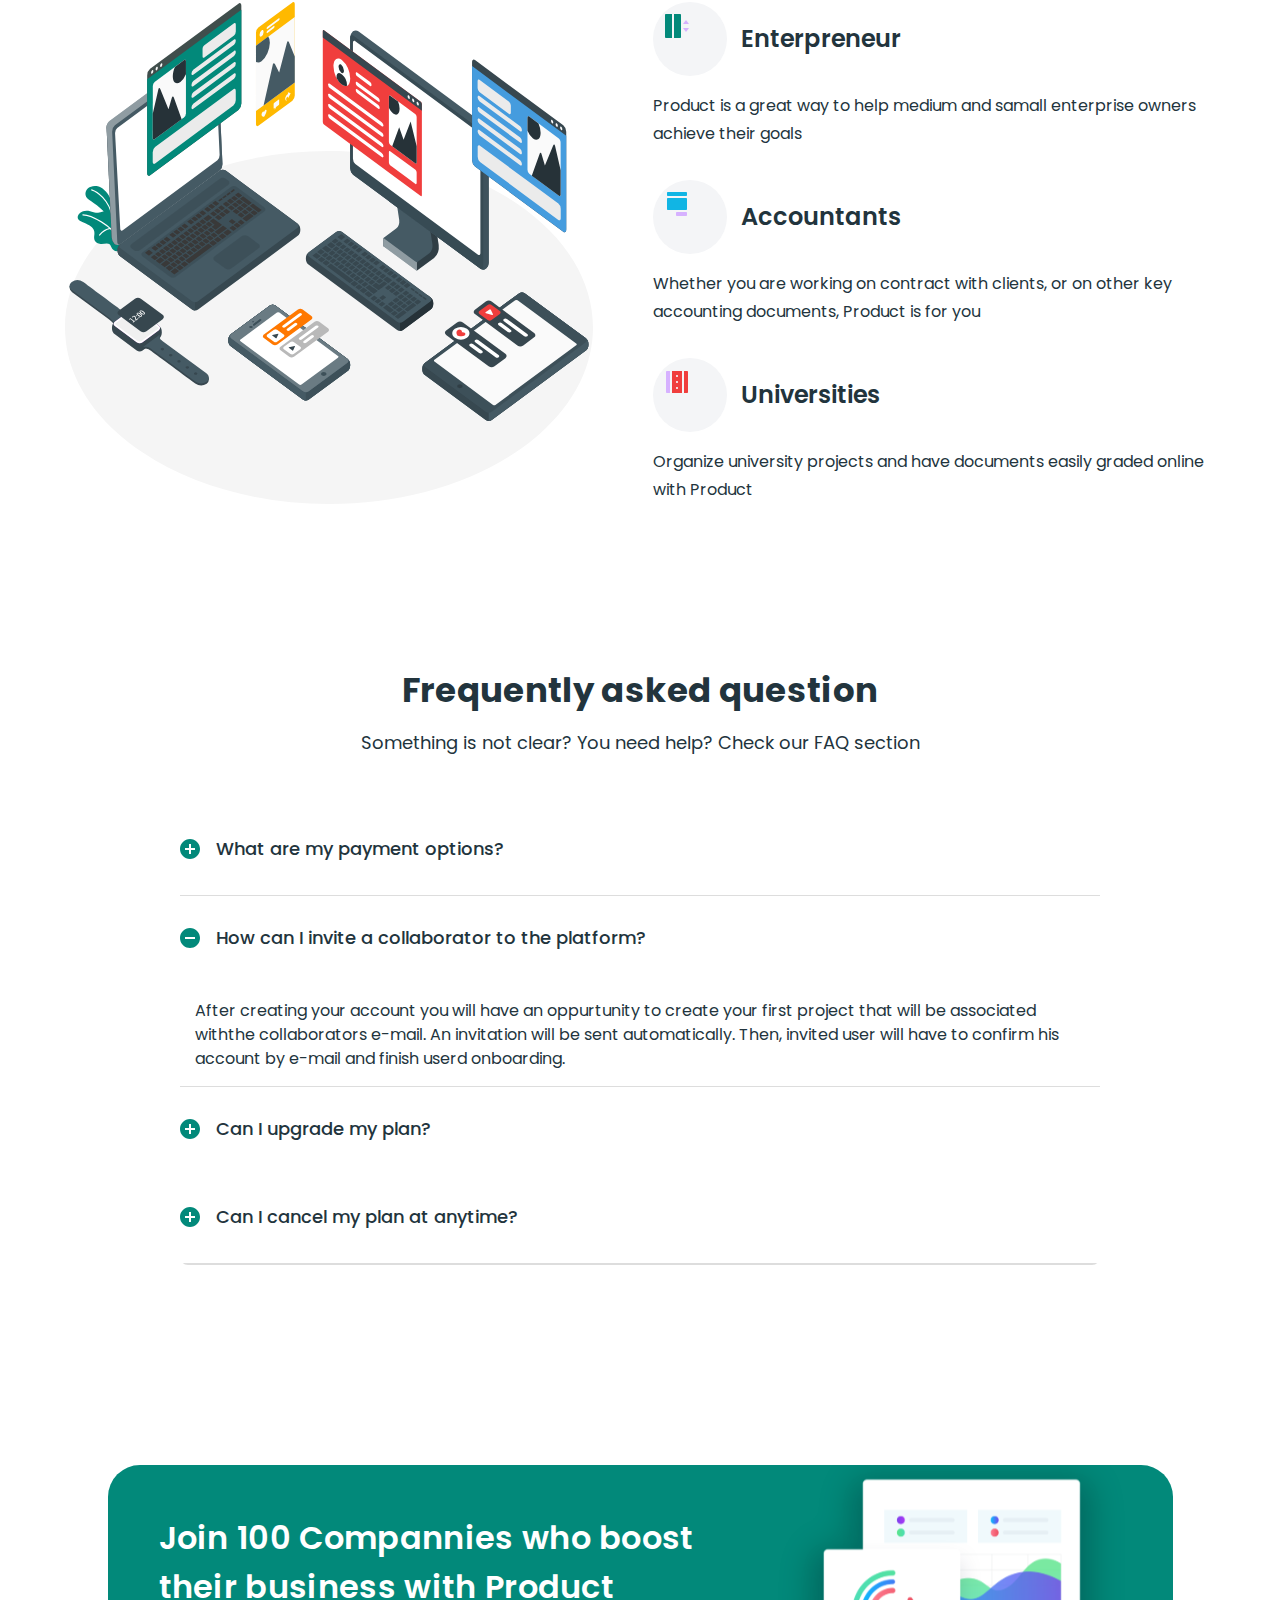
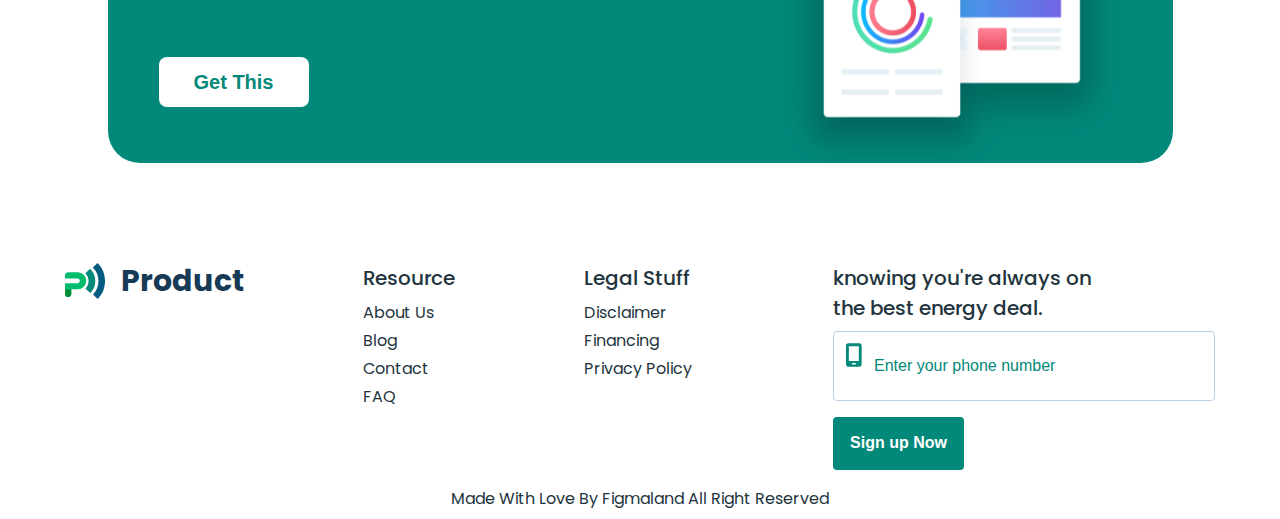
<file: pricing.html>
<!DOCTYPE html>
<html lang="en">
  <head>
    <meta charset="UTF-8" />
    <meta name="viewport" content="width=device-width, initial-scale=1.0" />
    <title>Business promotion - Product</title>

    <link rel="preconnect" href="https://fonts.googleapis.com" />
    <link rel="preconnect" href="https://fonts.gstatic.com" crossorigin />
    <link
      href="https://fonts.googleapis.com/css2?family=Inter:opsz,wght@14..32,100..900&family=Montserrat:wght@100..900&family=Poppins:wght@100;200;300;400;500;600;700;800;900&display=swap"
      rel="stylesheet"
    />

    <link
      rel="stylesheet"
      href="https://cdnjs.cloudflare.com/ajax/libs/modern-normalize/3.0.1/modern-normalize.min.css"
      integrity="sha512-q6WgHqiHlKyOqslT/lgBgodhd03Wp4BEqKeW6nNtlOY4quzyG3VoQKFrieaCeSnuVseNKRGpGeDU3qPmabCANg=="
      crossorigin="anonymous"
      referrerpolicy="no-referrer"
    />

    <link rel="stylesheet" href="./css/styles.css" />
  </head>
  <body>
    <!-- #region header -->
    <header class="page-header">
      <div class="container header-container">
        <nav class="header-nav">
          <a class="logo header-logo" href="./index.html"
            ><img
              src="./image/header/logo.svg"
              width="40"
              height="36"
              alt="Logotype"
            />Product</a
          >
          <ul class="header-nav-list">
            <li class="header-nav-item">
              <a class="header-nav-link" href="./index.html">Product</a>
            </li>
            <li class="header-nav-item">
              <a class="header-nav-link" href="./customers.html">Customers</a>
            </li>
            <li class="header-nav-item">
              <a class="header-nav-link current" href="./pricing.html"
                >Pricing</a
              >
            </li>

            <li class="header-nav-item">
              <a class="header-nav-link" href="">Resources</a>
            </li>
          </ul>
        </nav>
        <ul class="auth-list">
          <li class="auth-item"><a class="auth-link" href="">Sign In</a></li>
          <li class="auth-item">
            <a class="auth-link auth-link-dark" href="">Sign Up</a>
          </li>
        </ul>
      </div>
    </header>
    <!-- #endregion header -->
    <main>
      <!--#region price -->
      <section class="prising-section">
        <div class="container price-container">
          <h3 class="prising-subtitle">PRICING</h3>
          <h2 class="price-title">Let’s get some real work done here.</h2>
          <p class="price-text">
            Prodict is your perfect solution for working. Get started now for
            free
          </p>

          <ul class="price-list">
            <li class="price-item">
              <h3 class="price-item-title">Free</h3>
              <h4 class="price-item-text">Brief price description</h4>
              <div class="pricing-change">
                <span class="pricing-change-cost">0</span>
                <div class="pricing-change-column">
                  <span class="pricing-change-cash">$</span>
                  <span class="pricing-change-period">Per / month</span>
                </div>
              </div>

              <ul class="price-option">
                <li>Only 2 Operators</li>
                <li>Notifications</li>
                <li>Landing Pages</li>
              </ul>

              <button class="button price-button" type="button">
                Order Now
              </button>
            </li>

            <li class="price-item green-item">
              <h3 class="price-item-title">Standard</h3>
              <h4 class="price-item-text">Brief price description</h4>
              <div class="pricing-change">
                <span class="pricing-change-cost price-green">5</span>
                <div class="pricing-change-column">
                  <span class="pricing-change-cash price-green">$</span>
                  <span class="pricing-change-period">Per / month</span>
                </div>
              </div>
              <ul class="price-option">
                <li>5+ Operators</li>
                <li>Notifications</li>
                <li>Landing Pages</li>
              </ul>

              <button class="button price-button white-button">
                Order Now
              </button>
            </li>

            <li class="price-item">
              <h3 class="price-item-title">Premium</h3>
              <h4 class="price-item-text">Brief price description</h4>
              <div class="pricing-change">
                <span class="pricing-change-cost">10</span>
                <div class="pricing-change-column">
                  <span class="pricing-change-cash">$</span>
                  <span class="pricing-change-period">Per / month</span>
                </div>
              </div>

              <ul class="price-option">
                <li>10+ Operators</li>
                <li>Notifications</li>
                <li>Landing Pages</li>
              </ul>

              <button class="button price-button">Order Now</button>
            </li>
          </ul>
        </div>
      </section>
      <!-- #endregion Price -->

      <!-- #region enterprise -->
      <section class="enterprise-section">
        <div class="container enterprise-container">
          <h3>ENTERPRISE</h3>
          <h2>Are you interested in a custom-tailored plan?</h2>
          <p>
            Product is a set of advanced features for really large teams with
            projects.
          </p>
          <button class="button enterprise-button" type="button">
            Get in touch with us
          </button>
        </div>
      </section>
      <!-- #endregion enterprise -->
      <!-- #region product-effects -->
      <section class="effects-section">
        <div class="container effects-container">
          <h2>Product is being used with great effects alongside:</h2>
          <div class="card-effects">
            <img
              src="./image/prising/product-effects/product-effects.svg"
              alt="product-effects"
              width="528"
              height="392"
            />
            <ul class="effects-list">
              <li class="effects-list-item">
                <div class="effect-icon-conteiner">
                  <div class="icon-conteiner enterpreneur">
                    <svg class="effect-icon" width="24" height="24">
                      <use
                        href="./image/sprite/icons.svg#icon-enterpreneur"
                      ></use>
                    </svg>
                  </div>
                  <h3>Enterpreneur</h3>
                </div>
                <p>
                  Product is a great way to help medium and samall enterprise
                  owners achieve their goals
                </p>
              </li>
              <li class="effects-list-item">
                <div class="effect-icon-conteiner">
                  <div class="icon-conteiner">
                    <svg class="effect-icon" width="24" height="24">
                      <use
                        href="./image/sprite/icons.svg#icon-accountains"
                      ></use>
                    </svg>
                  </div>

                  <h3>Accountants</h3>
                </div>
                <p>
                  Whether you are working on contract with clients, or on other
                  key accounting documents, Product is for you
                </p>
              </li>
              <li class="effects-list-item">
                <div class="effect-icon-conteiner">
                  <div class="icon-conteiner">
                    <svg class="effect-icon" width="24" height="24">
                      <use
                        href="./image/sprite/icons.svg#icon-universities"
                      ></use>
                    </svg>
                  </div>
                  <h3>Universities</h3>
                </div>
                <p>
                  Organize university projects and have documents easily graded
                  online with Product
                </p>
              </li>
            </ul>
          </div>
        </div>
      </section>
      <!-- #endregion product-effects -->
      <!--#region question -->
      <section class="question-section">
        <div class="container question-conteiner">
          <h2 class="question-title">Frequently asked question</h2>
          <p class="question-text">
            Something is not clear? You need help? Check our FAQ section
          </p>
          <div class="accordion">
            <div class="accordion-item">
              <input type="checkbox" id="item1" />
              <label class="accordion-header" for="item1">
                <svg class="icon icon-plus" width="24" height="24">
                  <use href="./image/sprite/icons.svg#icon-plus"></use>
                </svg>
                <svg class="icon icon-minus" width="24" height="24">
                  <use href="./image/sprite/icons.svg#icon-minus"></use>
                </svg>
                What are my payment options?
              </label>
              <div class="accordion-content">
                We accept credit cards, PayPal, and bank transfers.
              </div>
            </div>

            <div class="accordion-item">
              <input type="checkbox" id="item2" checked />
              <label class="accordion-header" for="item2">
                <svg class="icon icon-plus" width="24" height="24">
                  <use href="./image/sprite/icons.svg#icon-plus"></use>
                </svg>
                <svg class="icon icon-minus" width="24" height="24">
                  <use href="./image/sprite/icons.svg#icon-minus"></use>
                </svg>
                How can I invite a collaborator to the platform?
              </label>
              <div class="accordion-content">
                After creating your account you will have an oppurtunity to
                create your first project that will be associated withthe
                collaborators e-mail. An invitation will be sent automatically.
                Then, invited user will have to confirm his account by e-mail
                and finish userd onboarding.
              </div>
            </div>

            <div class="accordion-item">
              <input type="checkbox" id="item3" />
              <label class="accordion-header" for="item3">
                <svg class="icon icon-plus" width="24" height="24">
                  <use href="./image/sprite/icons.svg#icon-plus"></use>
                </svg>
                <svg class="icon icon-minus" width="24" height="24">
                  <use href="./image/sprite/icons.svg#icon-minus"></use>
                </svg>
                Can I upgrade my plan?
              </label>
              <div class="accordion-content">
                Yes, you can upgrade your plan anytime in the billing section.
              </div>
              <div class="accordion-item">
                <input type="checkbox" id="item4" />
                <label class="accordion-header" for="item4">
                  <svg class="icon icon-plus" width="24" height="24">
                    <use href="./image/sprite/icons.svg#icon-plus"></use>
                  </svg>
                  <svg class="icon icon-minus" width="24" height="24">
                    <use href="./image/sprite/icons.svg#icon-minus"></use>
                  </svg>
                  Can I cancel my plan at anytime?
                </label>
                <div class="accordion-content">
                  Yes, you can upgrade your plan anytime in the billing section.
                </div>
              </div>
            </div>
          </div>
        </div>
      </section>
      <!--#endregion question -->
      <!--#region promo -->
      <section class="section-promo">
        <div class="container promo-container">
          <div class="title-conteiner">
            <h2 class="promo-title">
              Join 100 Compannies who boost their business with Product
            </h2>
            <button class="button promo-button" type="button">Get This</button>
          </div>
          <img
            src="./image/main/promo/screen.svg"
            alt="screen"
            width="351"
            height="331"
          />
        </div>
      </section>
      <!--#endregion promo -->
    </main>
    <!--#endregion promo -->
    <!-- #region footer -->
    <footer class="footer">
      <div class="container footer-container">
        <div class="footer-logo-container">
          <a class="logo" href="./index.html"
            ><img
              src="./image/header/logo.svg"
              alt="logo"
              width="40"
              height="36"
            />Product</a
          >
          <ul class="footer-icon-list">
            <li>
              <a
                href="instagram.com"
                target="_blank"
                rel="nofollow noopener noreferrer"
                ><svg width="40" height="40">
                  <use
                    href="./image/sprite/icons.svg#icon-footer-instagram"
                  ></use>
                </svg>
              </a>
            </li>
            <li>
              <a
                href="facebook.com"
                target="_blank"
                rel="nofollow noopener noreferrer"
                ><svg width="40" height="40">
                  <use href="./image/sprite/icons.svg#icon-footer-fb"></use>
                </svg>
              </a>
            </li>
            <li>
              <a
                href="twitter.com"
                target="_blank"
                rel="nofollow noopener noreferrer"
                ><svg width="40" height="40">
                  <use
                    href="./image/sprite/icons.svg#icon-footer-twitter"
                  ></use>
                </svg>
              </a>
            </li>
          </ul>
        </div>
        <nav class="footer-nav">
          <div class="footer-resource">
            <p class="footer-resource-p">Resource</p>
            <ul class="footer-resource-list">
              <li><a href="">About Us</a></li>
              <li><a href="">Blog</a></li>
              <li><a href="">Contact</a></li>
              <li><a href="">FAQ</a></li>
            </ul>
          </div>
          <div class="footer-resource">
            <p class="footer-resource-p">Legal Stuff</p>
            <ul class="footer-resource-list legal">
              <li><a href="">Disclaimer</a></li>
              <li><a href="">Financing</a></li>
              <li><a href="">Privacy Policy</a></li>
            </ul>
          </div>
        </nav>
        <div class="footer-conteiner-input">
          <p class="footer-resource-p">
            knowing you're always on the best energy deal.
          </p>
          <form class="footer-form">
            <div class="input-container">
              <svg class="input-icon" width="18" height="28">
                <use href="./image/sprite/icons.svg#icon-form-mobile"></use>
              </svg>
              <input type="text" placeholder="Enter your phone number" />
              <button class="button footer-button" type="submit">
                Sign up Now
              </button>
            </div>
          </form>
        </div>
      </div>
    </footer>
    <!-- #endregion footer -->
    <p class="figmaland">Made With Love By Figmaland All Right Reserved</p>
  </body>
</html>
</file>
<file: css/styles.css>
body {
  font-family: 'Poppins', sans-serif;
  color: #22343d;
  line-height: 1.5;
  font-size: 16px;
  background-color: #ffffffc9;
}

h1,
h2,
h3,
h4,
p {
  margin: 0;
  padding: 0;
}

ul,
ol {
  list-style: none;
  margin: 0;
  padding-left: 0;
}

a {
  text-decoration: none;
  color: currentColor;
}

img {
  display: block;
  max-width: 100%;
  height: auto;
}

button {
  cursor: pointer;
  border: none;
  padding: 0;
}

.visually-hidden {
  position: absolute;
  white-space: nowrap;
  width: 1px;
  height: 1px;
  overflow: hidden;
  border: 0;
  padding: 0;
  clip: rect(0 0 0 0);
  clip-path: inset(100%);
  margin: -1px;
}

.logo {
  display: flex;
  align-items: center;
  gap: 16px;
  font-weight: 700;
  font-size: 30px;
  line-height: 0.93;
  color: #173a56;
}

.container {
  max-width: 1150px;
  padding: 0 20px;
  margin: 0 auto;
}

h1 {
  font-weight: 700;
  font-size: 40px;
  line-height: 1.5;
}

h2 {
  font-weight: 700;
  font-size: 32px;
  line-height: 1.78;
  letter-spacing: 0.01em;
}

h3 {
  font-weight: 700;
  font-size: 24px;
  line-height: 1.66;
}

h4 {
  font-weight: 600;
  font-size: 16px;
  line-height: 1.62;
}

p {
  font-weight: 400;
  font-size: 16px;
  line-height: 1.62;
}

/* #region header */
.header-nav,
.auth-list,
.header-container,
.header-nav-list {
  display: flex;
  align-items: center;
}

.header-container {
  gap: 73px;
}

.header-nav {
  justify-content: space-between;
  flex-grow: 1;
}

.header-logo {
  padding: 22px 0;
}

.header-nav-list {
  align-items: center;
  gap: 30px;
}

.header-nav-link {
  display: block;
  padding: 26px 0;
  line-height: 1.75;
}

.header-nav-link.current {
  font-weight: 600;
}

.auth-list {
  gap: 21px;
}

.auth-link {
  display: block;
  min-width: 105px;
  padding: 8px 23px;
  border: 1px solid #bcd0e5;
  border-radius: 4px;
  background-color: #fff;
  font-weight: 600;
  text-align: center;
  color: #173a56;
}

.auth-link-dark,
.auth-link:hover,
.auth-link:focus {
  border-color: transparent;
  color: #fff;
  background-color: #02897a;
}

.auth-link-dark:hover,
.auth-link-dark:focus {
  border-color: #bcd0e5;
  color: #173a56;
  background-color: #fff;
}

/* #endregion header */
/* #region hero */

.hero-section {
  padding: 25px 0 50px;
}

.hero-container {
  display: flex;
  align-items: center;
  gap: 35px;
}

.hero-title {
  max-width: 420px;
  margin-bottom: 18px;
}

.hero-subtitle {
  margin-bottom: 45px;
  font-size: 18px;
  line-height: 1.56;
}

.hero-wrp-buttons {
  display: flex;
  gap: 30px;
  align-items: center;
}

.button {
  min-width: 130px;
  border-radius: 4px;
  padding: 14px 42px;
  font-weight: 700;
  line-height: 1.5;
  color: #fff;
  background-color: #02897a;
}

.button:hover,
.button:focus {
  background-color: #016c5f;
}

.hero-btn {
  display: flex;
  align-items: center;
  gap: 9px;
  padding: 14px 0;
  font-weight: 600;
  line-height: 1.5;
  text-decoration: underline;
  text-decoration-skip-ink: none;
  color: #02897a;
  background-color: transparent;
}

.hero-btn:hover,
.hero-btn:focus {
  color: #016c5f;
}

.hero-btn-icon {
  width: 0px;
  height: 0px;
  border-style: solid;
  border-width: 9px 0 9px 15.6px;
  border-color: transparent transparent transparent #02897a;
  transform: rotate(0deg);
}

.hero-btn:hover .hero-btn-icon,
.hero-btn:focus .hero-btn-icon {
  border-color: transparent transparent transparent #016c5f;
}

/*#endregion hero*/
/* #region product */
.product-section {
  padding: 50px 0;
}

.product-container h2 {
  max-width: 539px;
  margin: 0 auto;
  text-align: center;
  margin-bottom: 50px;
}

.product-container ul {
  display: flex;
  gap: 30px;
}

.cursor-conteiner {
  margin-bottom: 18px;
}

.color {
  width: 54px;
  height: 54px;
  padding: 18px 18px;
  border-radius: 19px;
}

.cursor {
  background: #02897a;
  padding: 18px 20px;
}

.figa {
  background-color: #4d8dff;
}

.heart {
  background-color: #740a76;
}

.load {
  background-color: #f03e3d;
}

.product-container h3 {
  margin-bottom: 13px;
  font-weight: 600;
  font-size: 22px;
}

.product-container p {
  max-width: 255px;
  margin-bottom: 50px;
}

.button-hero {
  display: block;
  margin: 0 auto;
}

/* #endregion product */
/* #region feature-section */
.feature-section {
  padding: 42px 0 50px;
}

.management-container {
  display: flex;
  gap: 84px;
}

.feature {
  padding: 40px 0;
}

.feature-title-valid {
  margin-bottom: 8px;
}

.feature-title-manage {
  margin-bottom: 25px;
}

.feature-space {
  margin-bottom: 30px;
}

.feature-title {
  margin-bottom: 12px;
}

.feature-text {
  margin-bottom: 25px;
}

.customers-conteiner {
  display: flex;
  flex-direction: row-reverse;
  gap: 84px;
  padding-top: 98px;
  padding-bottom: 100px;
}

.custumers ul {
  max-width: 450px;
  display: flex;
  flex-direction: column;
  gap: 25px;
  /* Устанавливает вертикальное расстояние между элементами списка */
}

.customers-conteiner li {
  display: flex;
  align-items: center;
  gap: 30px;
  /* Отступ между иконкой и текстом (горизонтальные расстояние)*/
}

.customers-conteiner ul li svg {
  width: 36px;
  height: 36px;
  flex-shrink: 0;
  /* Чтобы не схлопывались */
}

/* #endregion feature-section */
/* #region staff */
.staff-section {
  text-align: center;
  padding-top: 100px;
  padding-bottom: 50px;
}

.staff-conteiner {
  padding: 0 97px;
}

.staff-title {
  margin-bottom: 25px;
}

.staff-text {
  max-width: 542px;
  margin: 0 auto;
  font-weight: 500;
  font-size: 16px;
  line-height: 1.62;
  margin-bottom: 40px;
}

.staff-list {
  display: flex;
  flex-wrap: wrap;
  gap: 25px 100px;
  padding-bottom: 50px;
  justify-content: center;
}

.staff-list-li {
  display: flex;
  justify-content: center;
  min-width: 408px;
  align-items: center;
  gap: 10px;
  text-align: center;
}

.staff-list img {
  border-radius: 50%;
  width: 98px;
  height: 98px;
}

.staff-list p {
  background-color: #fff;
  box-shadow: 2px 2px 10px 0 rgba(23, 58, 86, 0.15);
  text-align: center;
  padding: 13px 19px;
  border-radius: 40px;
  font-weight: 500;
  color: #2f281e;
}

/* #endregion staff */
/* #region strategies */
.strategies-section {
  padding: 50px 0 71px;
}

.strategies-title {
  margin-bottom: 10px;
  font-weight: 700;
}

.strategies-container-p {
  max-width: 465px;
  font-weight: 500;
  font-size: 16px;
  line-height: 1.625;
  margin-bottom: 40px;
}

.strategies-container-ul {
  display: flex;

  gap: 30px;
}

.strategies-container li {
  display: flex;
  flex-direction: column;
  border-radius: 8px;
  border: 1px solid #dedede;

  width: calc((100% - 60px) / 3);
  align-items: center;
  text-align: center;
}

.strategies-container-card {
  padding: 24px 20px 40px;
  text-align: left;
}

.strategies-container li p {
  font-weight: 400;
  font-size: 16px;
  line-height: 1.75;
  margin-bottom: 12px;
}

.strategies-container p span {
  font-weight: 700;
}

.h-green {
  color: #02897a;
}

/* #endregion strategies */
/* #region Price */

.price-section {
  padding: 100px 0 50px;
}

.price-container {
  text-align: center;
}

.price-title {
  font-size: 34px;
  margin-bottom: 10px;
}

.price-text {
  font-weight: 500;
  margin-bottom: 40px;
}

.price-list {
  display: flex;
  gap: 72px;
}

.price-item {
  display: flex;
  flex-direction: column;
  width: calc((100% - 144px) / 3);
  padding: 32px 0;
  align-items: center;
  text-align: center;
  font-family: 'Montserrat', sans-serif;
  border-radius: 8px;
  box-shadow: 0 2px 8px 0 rgba(0, 0, 0, 0.25);
}

.price-item-title {
  margin-bottom: 8px;
}

.price-item-text {
  line-height: 2.5;
  font-weight: 400;
  margin-bottom: 16px;
}

.price {
  font-weight: 700;
  font-size: 76px;
  line-height: 1.31579;
  letter-spacing: 0em;
  color: #02897a;
}

.currency {
  font-weight: 700;
  font-size: 24px;
  vertical-align: super;
  line-height: 1.25;
  letter-spacing: 0em;
  color: #02897a;
  margin-left: 7px;
  font-family: 'Inter', sans-serif;
}

.per-month {
  font-weight: 400;
  font-size: 16px;
  line-height: 1.1875;
  letter-spacing: 0.01em;
  color: #afafaf;
  margin-left: -20px;
}

.price-option {
  padding: 16px 0 30px;
  font-weight: 500;
  font-size: 16px;
  line-height: 1.375;
  letter-spacing: 0.01em;
  display: flex;
  flex-direction: column;
  gap: 16px;
}

.green-item {
  background-color: #02897a;
  color: #fff;
}

.price-green {
  color: #fff;
}

.price-white {
  color: #e0e0e0;
}

.price-button {
  font-weight: 600;
  font-size: 18px;
  color: #fff;
}

.white-button {
  background-color: #fff;
  color: #02897a;
}

/* #endregion Price */
/* #region feedback */
.feedback-section {
  padding: 50px 0;
}

.feedback-container {
  text-align: center;
}

.feedback-title {
  margin-bottom: 10px;
}

.feedback-text {
  max-width: 537px;
  font-weight: 500;
  font-size: 16px;
  line-height: 1.75;
  letter-spacing: 0.01em;
  margin: 0 auto;
  margin-bottom: 40px;
}

.feedback-conteiner-card {
  display: flex;
  gap: 64px;
  text-align: left;
}

.feedback-card {
  padding: 28px 26px;
  border: 1px solid #dedede;
  border-radius: 5px;
}

.feedback-stars {
  padding-bottom: 16px;
}

.feedback-stars svg {
  margin-bottom: 16px;
}

.feedback-stars-text {
  font-weight: 400;
  font-size: 16px;
  line-height: 1.75;
  letter-spacing: 0.01em;
  color: #737373;
  max-width: 275px;

}

.feedback-designer {
  display: flex;
  gap: 14px;
  background-color: #fff;
}

.feedback-designer h4 {
  color: #02897a;
  line-height: 1.5;
  letter-spacing: 0.01em;
}

.feedback-designer p {
  font-weight: 500;
  font-size: 14px;
  line-height: 1.71;
  letter-spacing: 0.01em;
  color: #252b42;
}

/* #endregion feedback */
/* #region  promo*/
.section-promo {
  padding-top: 50px;
  padding-bottom: 50px;
}

.promo-container {
  display: flex;
  background-color: #02897a;
  max-width: 968px;
  border-radius: 32px;
  padding-left: 51px;
  padding-right: 46px;
  gap: 10px;
  color: #fff;
}

.title-conteiner {
  padding: 49px 0 56px;
  display: flex;
  flex-direction: column;
  gap: 46px;
}

.promo-title {
  font-weight: 600;
  line-height: 1.514;
}

.promo-button {
  background-color: #fff;
  color: #02897a;
  border-radius: 8px;
  width: 150px;
  height: 50px;
  font-weight: 600;
  font-size: 20px;
  padding: 10px 34px;
}

/* #endregion promo */
/* #region footer */
.footer {
  padding-top: 50px;
}

.container.footer-container {
  margin-bottom: 16px;
  display: flex;
  justify-content: space-between;
}

.footer-logo-container {
  display: flex;
  flex-direction: column;
  gap: 18px;
}

.footer-icon-list {
  display: flex;
  gap: 16px;
}

.footer-icon {
  border-radius: 100%;
  background-color: #edfffc;
  padding: 9px;

  align-items: center;
}

.footer-nav {
  display: flex;
  gap: 129px;
}

.footer-resource-p {
  font-weight: 500;
  font-size: 20px;
  line-height: 1.5;
  margin-bottom: 8px;
  max-width: 272px;
}

.footer-icon-list a {
  display: flex;
  width: 40px;
  height: 40px;
}

.footer-resource {
  display: flex;
  flex-direction: column;
}

.footer-resource-list {
  gap: 4px;
  display: flex;
  flex-direction: column;
}

.footer-resource-list.legal {
  min-width: 131px;
}

.input-container {
  position: relative;
  display: flex;
  flex-direction: column;
  gap: 16px;
}

.footer-form {
  display: flex;
}

/* Иконка внутри инпута */
.input-icon {
  position: absolute;
  left: 12px;
  top: 10px;
  width: 18px;
}

/* Стили для инпута */
.input-container input {
  height: 48px;
  width: 325px;
  padding: 10px 15px;
  padding-left: 40px;
  /* Отступ для иконки */
  font-size: 16px;
  border: 1px solid #bcd0e5;
  border-radius: 4px;
  transition: border 0.3s;
  background-color: #fff;
  outline: none;
}

.input-container input::placeholder {
  color: #02897a;
}

.input-container input:hover,
.input-container input:focus {
  border: 1px solid #02897a;
}

.footer-button {
  display: block;
  max-width: 131px;
  min-height: 39px;
  align-items: center;
  font-weight: 700;
  font-size: 16px;
  text-align: center;
  color: #fff;
  padding: 15px 8px;
  line-height: 1.4;
}

.figmaland {
  text-align: center;
}

/* #endregion footer */
/* #region page-custumers */
/* #region our-clients */
.clients-container {
  align-items: center;
  text-align: center;
  padding: 100px 0px;
}

.clients-title {
  margin-bottom: 50px;
}

.clients-list {
  display: flex;
  gap: 64px;
  margin: 0 auto;
  padding: 16px 0px;
  max-width: 850px;
}

.clients-list li {
  display: flex;
  align-items: center;
}

/* #endregion our-clients */
/* #region costumers-product */
.costumers-product {
  padding-top: 12px;
  align-items: center;
  text-align: center;
  background: #f5f5f5;
}

.costumers-product-container {
  padding-top: 24px;
  padding-bottom: 68px;
}

.title-costumers-product {
  font-size: 34px;
  margin-bottom: 50px;
}

.list-costumers-product {
  display: flex;
  gap: 30px;
  width: calc((100% - 60px) / 3);
}

.list-costumers-product li {
  padding-top: 32px;
  padding-bottom: 68px;
  min-width: 350px;
  border: 1px solid #dedede;
  border-radius: 10px;
}

.list-costumers-product h3 {
  line-height: 1.375;
  letter-spacing: 0em;
  margin-bottom: 16px;
}

.list-costumers-product p {
  line-height: 1.68;
  letter-spacing: 0.01em;
  max-width: 275px;
  margin: 0 auto;
}

/* .list-costumers-product svg {
  background: #f5f5f5;
} */
.costumers-icon-conteiner {
  padding: 18px 18px;
  box-shadow: 0 4px 4px 0 rgba(0, 0, 0, 0.25);
  border-radius: 19px;
  width: 50px;
  height: 50px;
  margin: 0 auto;
  margin-bottom: 32px;
  align-items: center;
}

.redheart {
  background-color: #f03e3d;
}

.figab {
  background-color: #4d8dff;
  padding: 17px 16px 15px;
}

/* #endregion costumers-product */
/* #region product-work */
.product-work-container {
  padding-top: 101px;
  padding-bottom: 115px;
}

.title-product-work {
  text-align: center;
  margin-bottom: 73px;
}

.list-product-work {
  display: flex;
  flex-wrap: wrap;
  flex-direction: column;
  gap: 100px;
  max-width: 1027px;
  padding-bottom: 78px;
}

.part-product-work {
  display: flex;
  gap: 89px;
}

.text-product-work {
  padding: 35px 0;
  max-width: 438px;
  display: flex;
  flex-direction: column;
  gap: 16px;
}

.step {
  font-weight: 500;
  font-size: 20px;
}

.step-title {
  font-weight: 600;
  font-size: 24px;
}

.step-text {
  font-weight: 400;
  font-size: 16px;
  line-height: 1.75;
}

.product-work-button {
  margin: 0 auto;
  display: block;
  padding: 11px 18px;
  font-weight: 600;
  font-size: 18px;
  color: #fff;
  font-family: 'Montserrat', sans-serif;
}

/*#endregion product-work  */
/* #region offers */
.offers-section {
  padding-top: 35px;
  padding-bottom: 45px;
  background: linear-gradient(180deg, #f5f5f5 0%, rgba(245, 245, 245, 0) 100%);
}

.offers-conteiner {
  text-align: center;
}

.offers-conteiner h2 {
  max-width: 550px;
  margin: 0 auto;
  font-weight: 700;
  font-size: 32px;
}

.offers-list-container {
  display: flex;
  justify-content: center;
  gap: 227px;
  padding-top: 93px;
  padding-bottom: 45px;
  font-weight: 400;
  font-size: 18px;
  line-height: 1.77;
}

.icon-offers {
  border-radius: 100px;
  padding: 30px 20px;
  width: 150px;
  max-height: 150px;
  background: #ffefef;
  align-items: center;
  display: block;
  margin: 0 auto;
  margin-bottom: 27px;
}

.icon-offers.blue {
  background: #f2f6ff;
}

.offers-list-container h3 {
  font-weight: 500;
  font-size: 24px;
  line-height: 1.16;
  color: #000;
  margin-bottom: 16px;
}

.offers-list-container p {
  margin-bottom: 13px;
  font-weight: 500;
  font-size: 16px;
  line-height: 1.75;
  color: #000;
}

/*#endregion offers  */
/* #endregion page-custumers */
/* #region page-prise */
/* #region price */
.prising-section {
  padding-top: 50px;
  padding-bottom: 150px;
}

.prising-subtitle {
  font-weight: 600;
  font-size: 24px;
  margin-bottom: 32px;
}

.pricing-change {
  display: flex;
  align-items: center;
  max-height: 100px;
  padding: 20px 0;
}

.pricing-change-column {
  display: flex;
  flex-direction: column;
  margin-left: 10px;
  align-items: flex-start;
}

.pricing-change-cost {
  font-family: 'Poppins', sans-serif;
  font-weight: 700;
  font-size: 76px;
  line-height: 1.31;
  letter-spacing: 0em;
  text-align: center;
  color: #02897a;
}

.pricing-change-cash {
  font-family: 'Inter', sans-serif;
  font-weight: 700;
  font-size: 24px;
  line-height: 1.25;
  letter-spacing: 0em;
  color: #02897a;
}

.pricing-change-period {
  font-weight: 400;
  font-size: 16px;
  line-height: 1.18;
  letter-spacing: 0.01em;
  color: #afafaf;
}

.pricing-change-cost.price-green,
.pricing-change-cash.price-green {
  color: #fff;
}

/* #endregion price  */
/* #region enterprise */
.enterprise-section {
  background: linear-gradient(180deg, #f6f6f6 0%, rgba(246, 246, 246, 0) 100%);
  text-align: center;
  padding-bottom: 144px;
}

.enterprise-container {
  padding-top: 53px;
  padding-bottom: 51px;
}

.enterprise-container h3 {
  font-weight: 600;
  font-size: 24px;
  margin-bottom: 16px;
}

.enterprise-container h2 {
  font-weight: 700;
  font-size: 34px;
  margin-bottom: 8px;
}

.enterprise-container p {
  font-weight: 400;
  font-size: 18px;
  margin-bottom: 32px;
}

.enterprise-button {
  padding: 11px 18px;
  font-family: 'Montserrat';
  font-weight: 600;
  font-size: 18px;
  color: #fff;
}

/*#endregion enterprise  */
/* #region effects */
.effects-section {
  padding-bottom: 156px;
}

.effects-container h2 {
  text-align: center;
  font-size: 34px;
  margin-bottom: 56px;
}

.card-effects {
  display: flex;
  gap: 60px;
}

.effects-list {
  display: flex;
  flex-direction: column;
  gap: 32px;
}

.effect-icon-conteiner {
  display: flex;
  gap: 14px;
  margin-bottom: 16px;
  align-items: center;
}

.icon-conteiner {
  width: 50px;
  height: 50px;
  padding: 12px;
  background-color: #f4f5f7;
  border-radius: 50%;
  justify-content: center;
  align-items: center;
}

/* .enterpreneur {
  padding: 12px;
} */
.effects-list-item h3 {
  font-weight: 600;
}

.effects-list-item p {
  line-height: 1.75;
}

/* #endregion effects */
/* region question */

.question-section {
  padding-bottom: 150px;
}

.container.question-conteiner {
  text-align: center;
  max-width: 920px;
}

.question-title {
  font-size: 34px;
  margin-bottom: 8px;
}

.question-text {
  font-size: 18px;
  margin-bottom: 50px;
}

.accordion {
  width: 100%;
  background: #fff;
  border-radius: 8px;
  overflow: hidden;

}

.accordion-item {
  border-bottom: 1px solid #ddd;
}

.accordion-header {
  padding-bottom: 22px;
  padding-top: 17px;
  font-weight: 500;
  font-size: 18px;
  cursor: pointer;
  display: flex;
  align-items: center;
  min-height: 49px;
}

.icon {
  fill: #02897A;
  width: 20px;
  height: 20px;
  margin-right: 16px;
  transition: transform 0.3s ease;
}

.accordion-content {
  max-height: 0;
  overflow: hidden;
  padding: 0 15px;
  background: #fff;
  transition: max-height 0.3s ease-out, padding 0.3s ease-out;
  font-weight: 400;
  font-size: 16px;
  text-align: left;

}

input[type='checkbox'] {
  display: none;
}

input[type='checkbox']:checked~.accordion-content {
  max-height: 200px;
  padding: 15px;
}

/* По умолчанию показываем только плюс */
.icon-minus {
  display: none;
}

/* Когда чекбокс в состоянии :checked, меняем видимость иконок */
input[type='checkbox']:checked~.accordion-header .icon-plus {
  display: none;
  /* прячем плюс */
}

input[type='checkbox']:checked~.accordion-header .icon-minus {
  display: block;
  /* показываем минус */
}


/* #endregion question */
</file>
